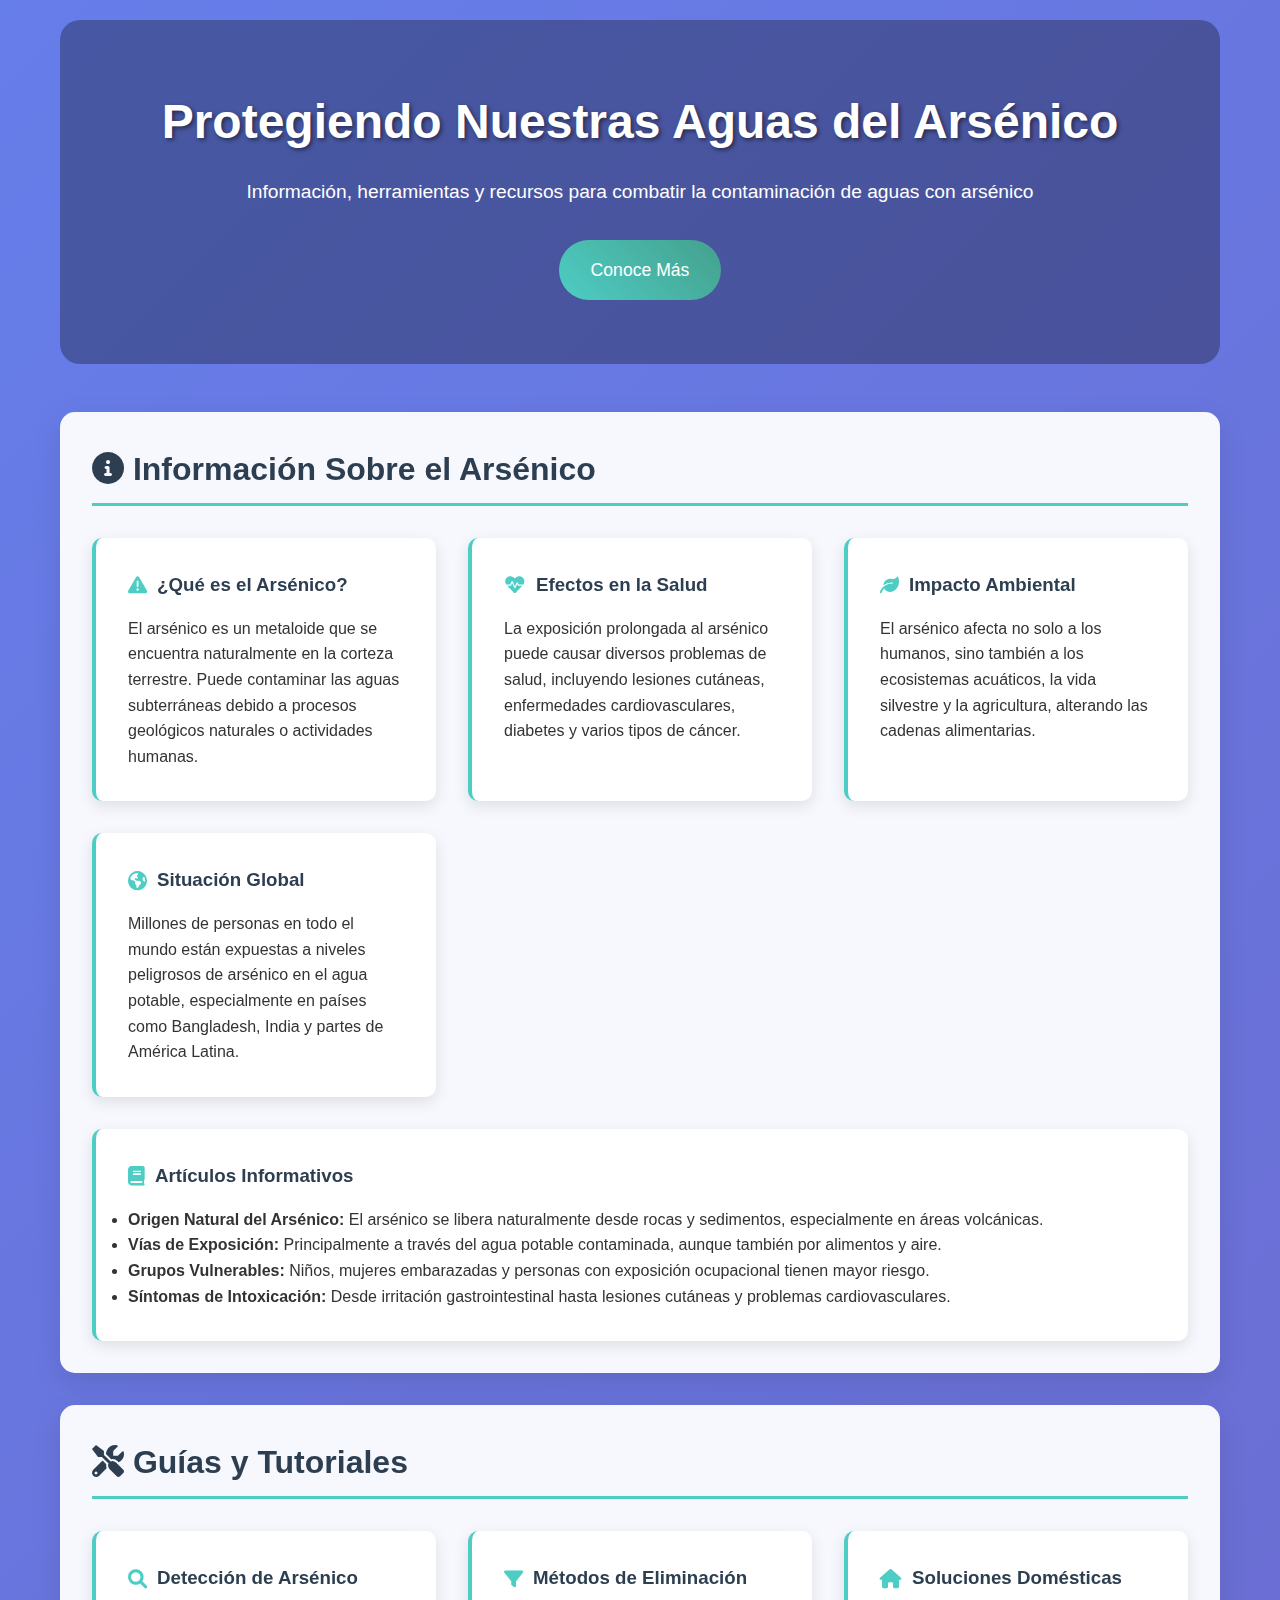
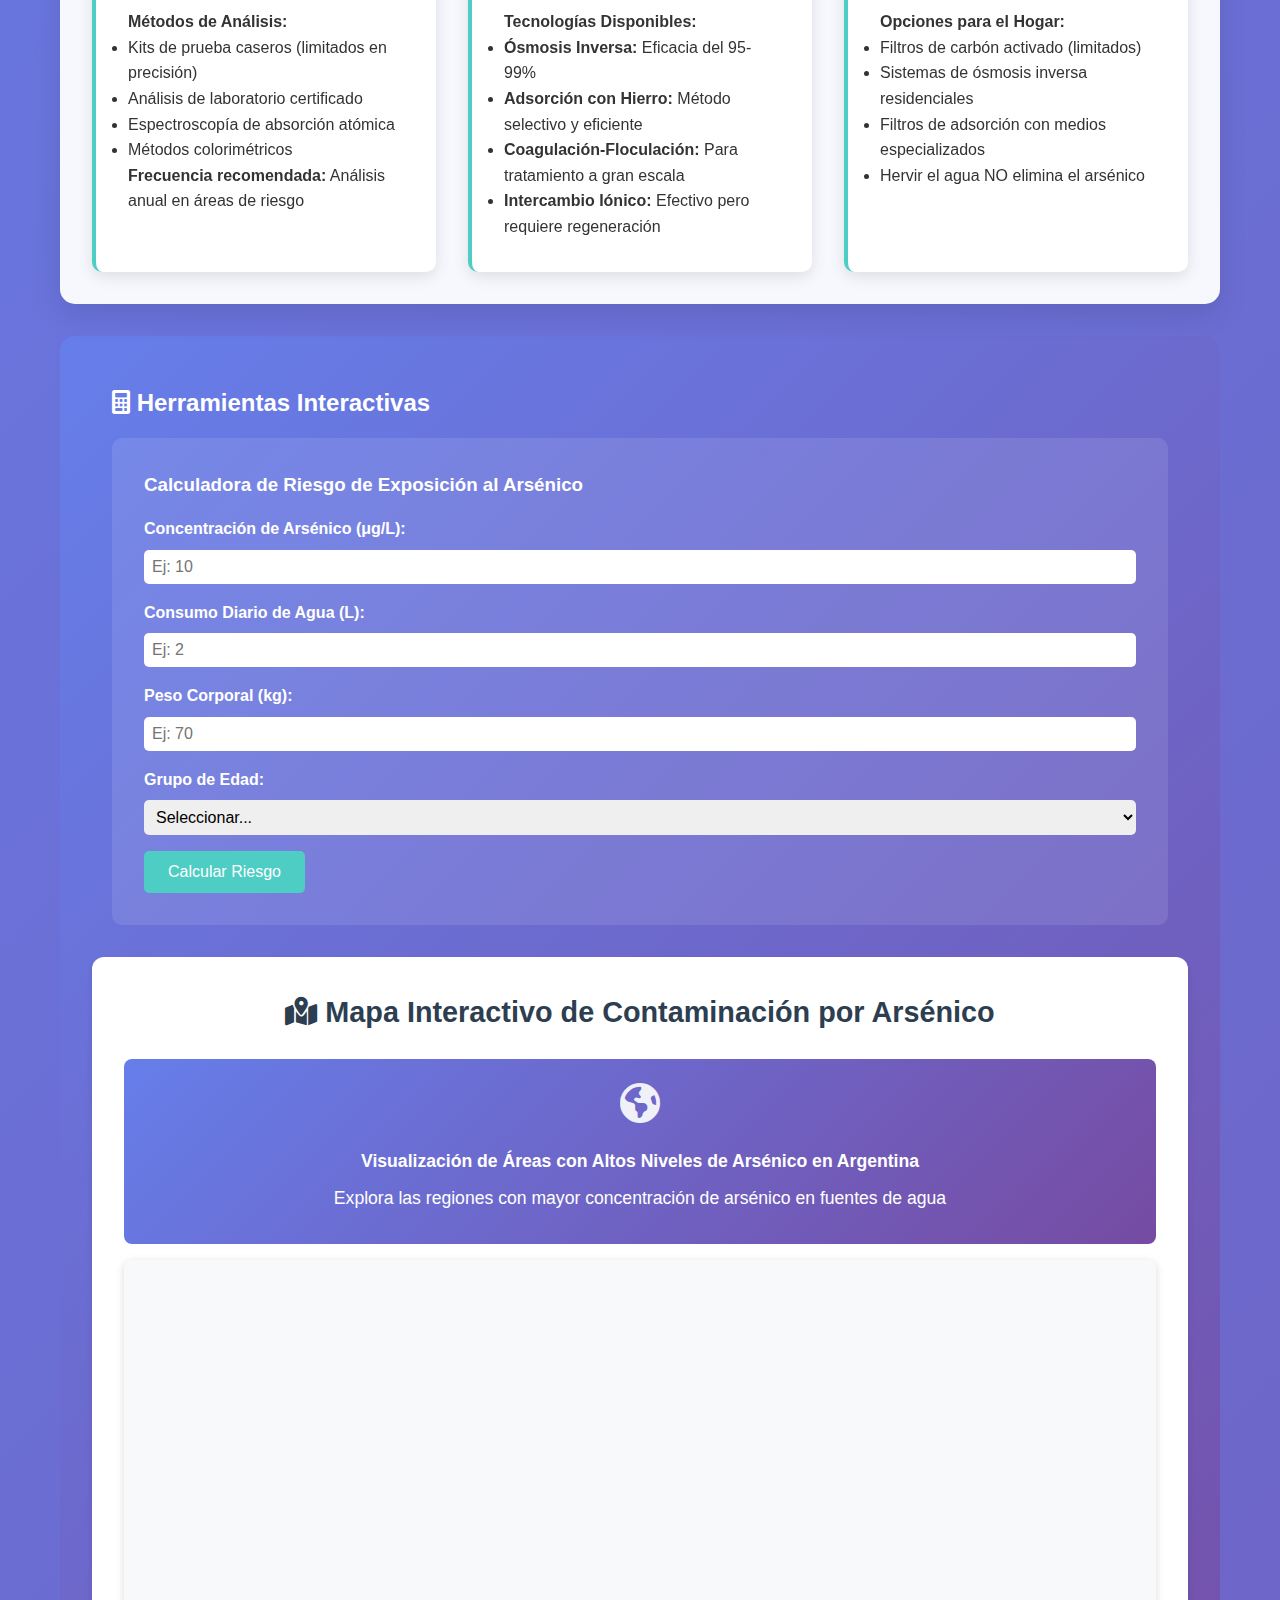
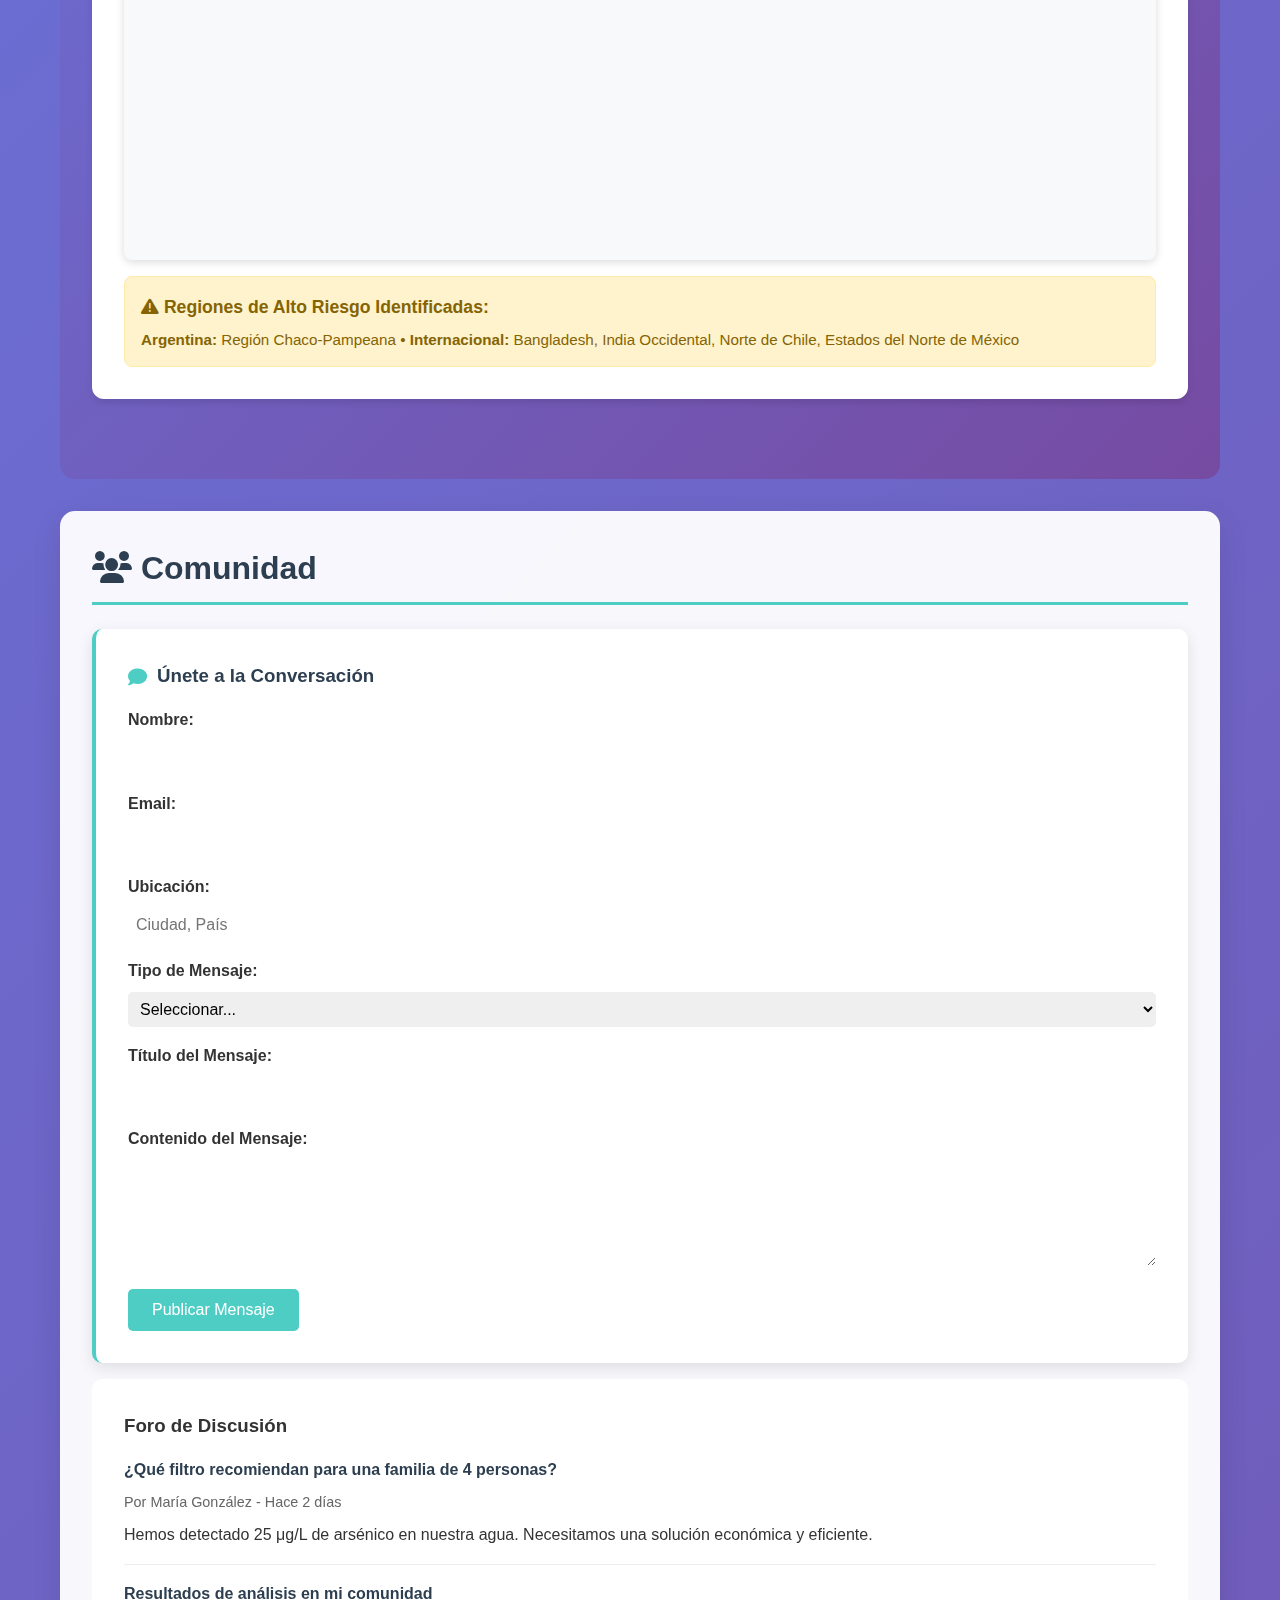
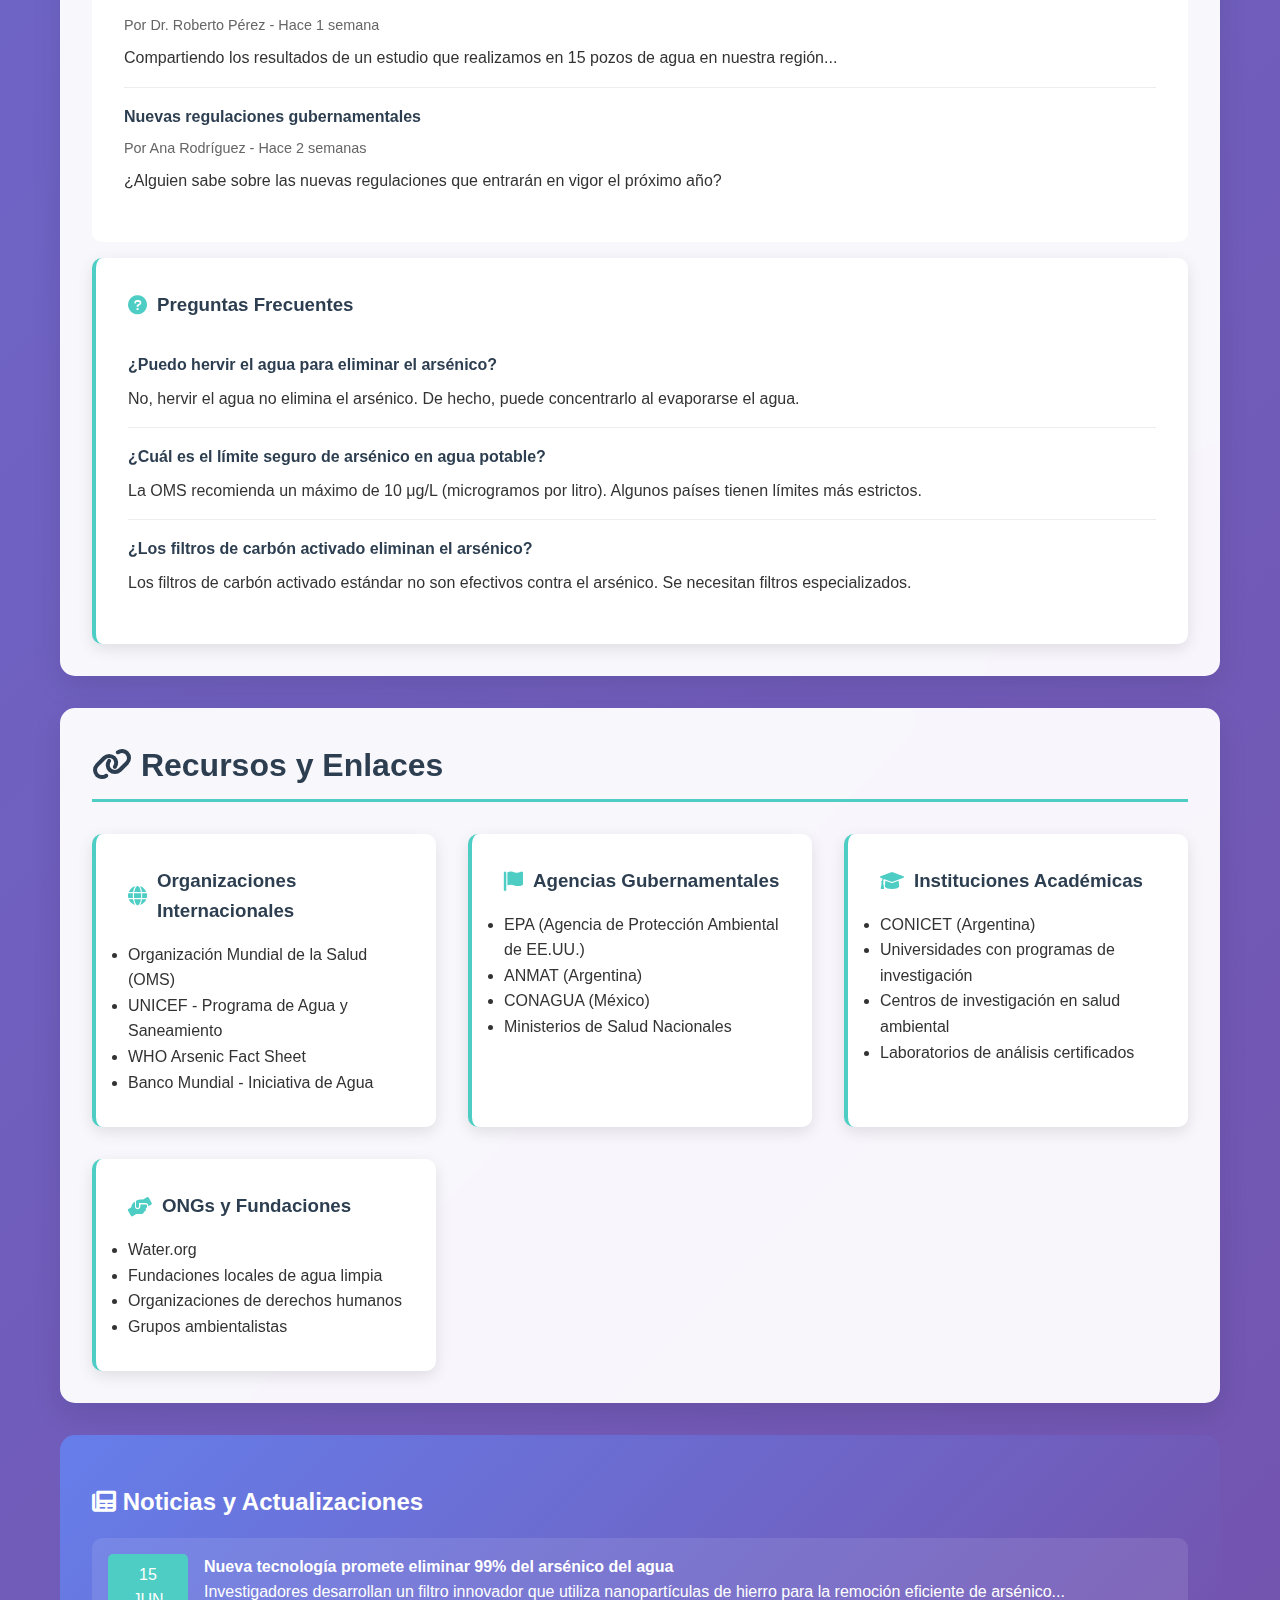
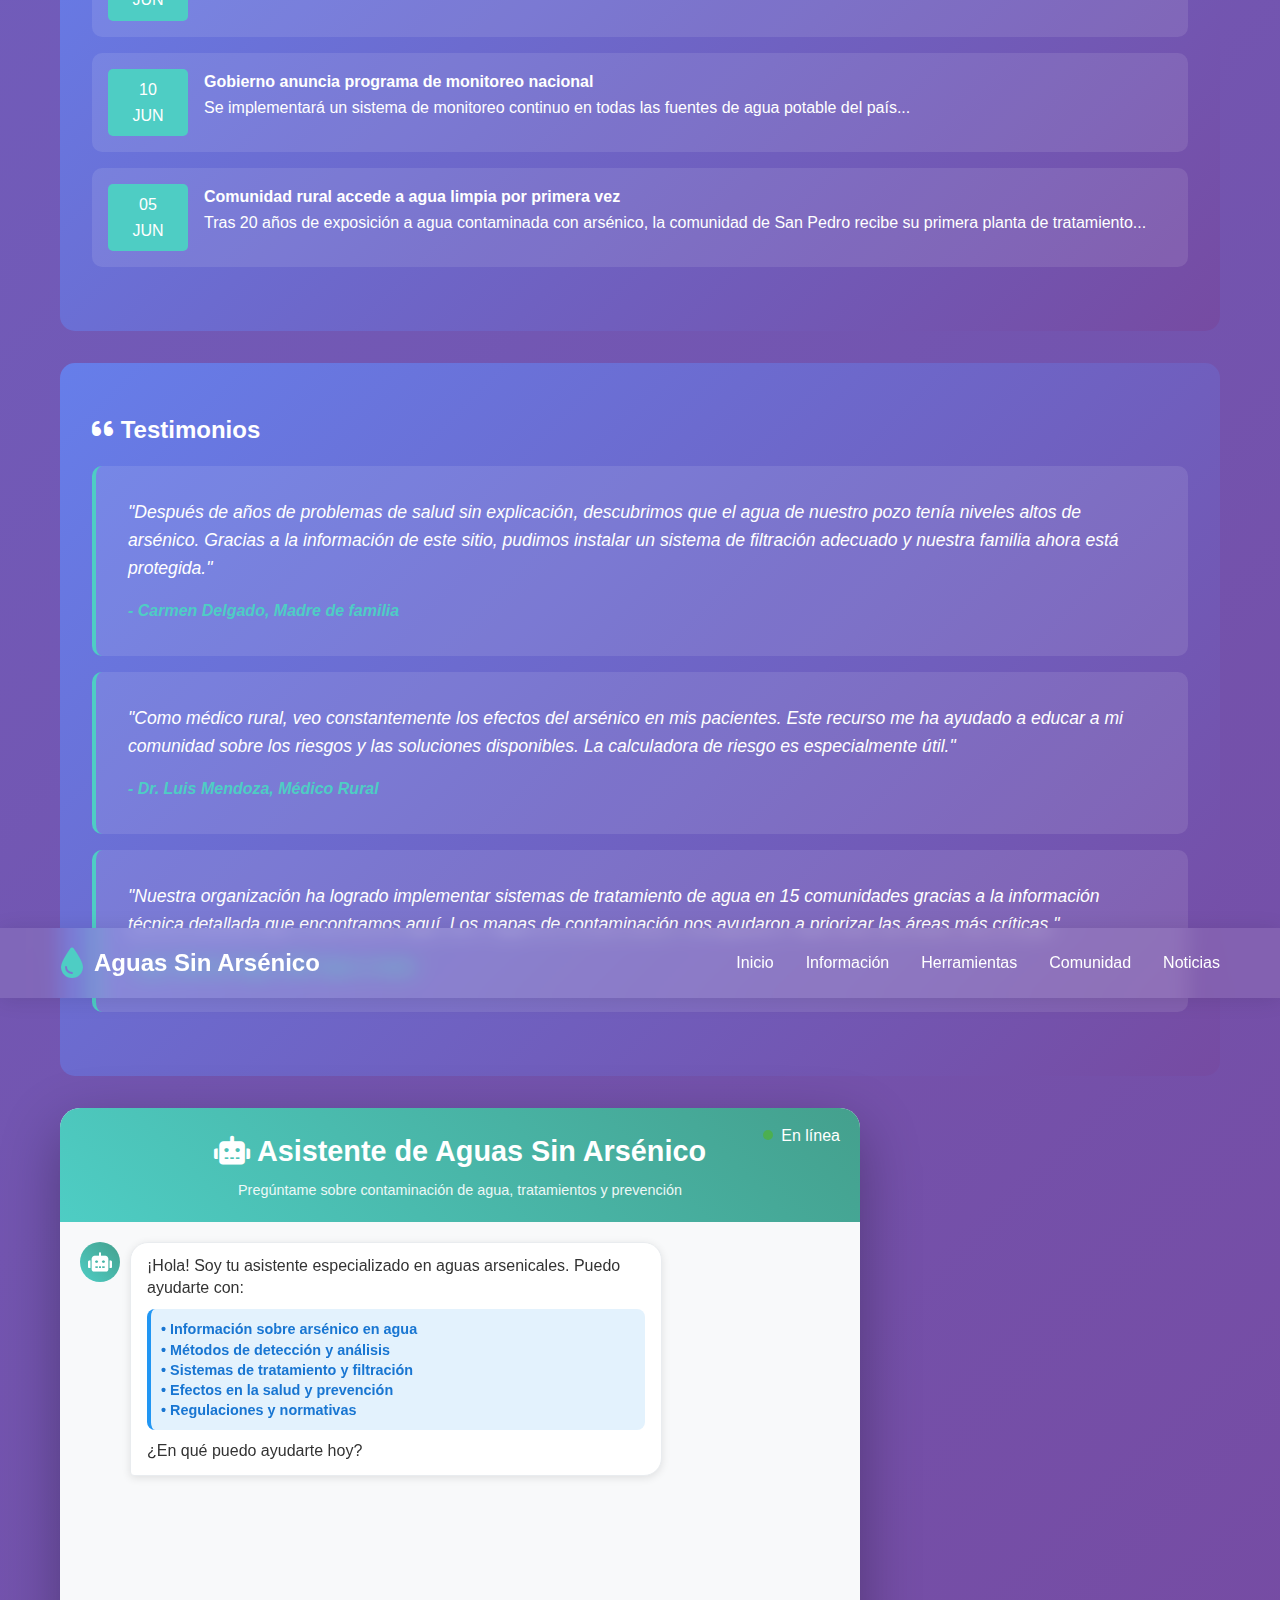
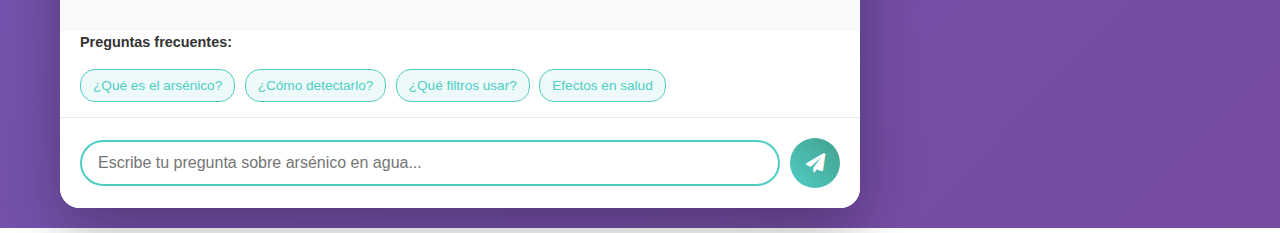
<file: index.html>
<!DOCTYPE html>
<html lang="es">

<head>
    <meta charset="UTF-8">
    <meta name="viewport" content="width=device-width, initial-scale=1.0">
    <title>Aguas Sin Arsénico - Protegiendo Nuestro Futuro</title>
    <link rel="stylesheet" href="https://cdnjs.cloudflare.com/ajax/libs/font-awesome/6.0.0/css/all.min.css">
    <style>
        * {
            margin: 0;
            padding: 0;
            box-sizing: border-box;
        }

        body {
            font-family: 'Segoe UI', Tahoma, Geneva, Verdana, sans-serif;
            line-height: 1.6;
            color: #333;
            background: linear-gradient(135deg, #667eea 0%, #764ba2 100%);
            min-height: 100vh;
        }

        .container {
            max-width: 1200px;
            margin: 0 auto;
            padding: 0 20px;
        }

        /* Header */
        header {
            background: rgba(255, 255, 255, 0.1);
            backdrop-filter: blur(10px);
            position: fixed;
            width: 100%;
            top: 0;
            z-index: 1000;
            padding: 1rem 0;
            box-shadow: 0 2px 20px rgba(0, 0, 0, 0.1);
        }

        nav {
            display: flex;
            justify-content: space-between;
            align-items: center;
        }

        .logo {
            font-size: 1.5rem;
            font-weight: bold;
            color: white;
            display: flex;
            align-items: center;
        }

        .logo i {
            color: #4ecdc4;
            margin-right: 10px;
            font-size: 2rem;
        }

        .nav-links {
            display: flex;
            list-style: none;
            gap: 2rem;
        }

        .nav-links a {
            color: white;
            text-decoration: none;
            transition: color 0.3s;
            font-weight: 500;
        }

        .nav-links a:hover {
            color: #4ecdc4;
        }

        /* Main Content */
        main {
            margin-top: 80px;
            padding: 2rem 0;
        }

        /* Hero Section */
        .hero {
            text-align: center;
            color: white;
            padding: 4rem 0;
            background: linear-gradient(rgba(0, 0, 0, 0.3), rgba(0, 0, 0, 0.3));
            border-radius: 20px;
            margin-bottom: 3rem;
        }

        .hero h1 {
            font-size: 3rem;
            margin-bottom: 1rem;
            text-shadow: 2px 2px 4px rgba(0, 0, 0, 0.5);
        }

        .hero p {
            font-size: 1.2rem;
            margin-bottom: 2rem;
        }

        .cta-button {
            background: linear-gradient(45deg, #4ecdc4, #44a08d);
            color: white;
            padding: 1rem 2rem;
            border: none;
            border-radius: 50px;
            font-size: 1.1rem;
            cursor: pointer;
            transition: transform 0.3s, box-shadow 0.3s;
            text-decoration: none;
            display: inline-block;
        }

        .cta-button:hover {
            transform: translateY(-3px);
            box-shadow: 0 10px 30px rgba(0, 0, 0, 0.2);
        }

        /* Content Sections */
        .content-section {
            background: rgba(255, 255, 255, 0.95);
            margin: 2rem 0;
            padding: 2rem;
            border-radius: 15px;
            box-shadow: 0 10px 30px rgba(0, 0, 0, 0.1);
            backdrop-filter: blur(10px);
        }

        .content-section h2 {
            color: #2c3e50;
            margin-bottom: 1.5rem;
            font-size: 2rem;
            border-bottom: 3px solid #4ecdc4;
            padding-bottom: 0.5rem;
        }

        /* Grid Layout */
        .grid {
            display: grid;
            grid-template-columns: repeat(auto-fit, minmax(300px, 1fr));
            gap: 2rem;
            margin-top: 2rem;
        }

        .card {
            background: white;
            padding: 2rem;
            border-radius: 10px;
            box-shadow: 0 5px 15px rgba(0, 0, 0, 0.1);
            transition: transform 0.3s, box-shadow 0.3s;
            border-left: 4px solid #4ecdc4;
        }

        .card:hover {
            transform: translateY(-5px);
            box-shadow: 0 10px 30px rgba(0, 0, 0, 0.15);
        }

        .card h3 {
            color: #2c3e50;
            margin-bottom: 1rem;
            display: flex;
            align-items: center;
        }

        .card h3 i {
            color: #4ecdc4;
            margin-right: 10px;
            font-size: 1.2rem;
        }

        /* Interactive Tools */
        .tool-section {
            background: linear-gradient(135deg, #667eea 0%, #764ba2 100%);
            color: white;
            padding: 3rem 2rem;
            border-radius: 15px;
            margin: 2rem 0;
        }

        .calculator,
        .map-container {
            background: rgba(255, 255, 255, 0.1);
            padding: 2rem;
            border-radius: 10px;
            margin: 1rem 0;
        }

        .form-group {
            margin: 1rem 0;
        }

        .form-group label {
            display: block;
            margin-bottom: 0.5rem;
            font-weight: bold;
        }

        .form-group input,
        .form-group select,
        .form-group textarea {
            width: 100%;
            padding: 0.5rem;
            border: none;
            border-radius: 5px;
            font-size: 1rem;
        }

        .btn {
            background: #4ecdc4;
            color: white;
            padding: 0.75rem 1.5rem;
            border: none;
            border-radius: 5px;
            cursor: pointer;
            font-size: 1rem;
            transition: background 0.3s;
        }

        .btn:hover {
            background: #45b7b8;
        }

        /* Alert Styles */
        .alert {
            padding: 1rem;
            border-radius: 5px;
            margin: 1rem 0;
            font-weight: bold;
        }

        .alert-danger {
            background: #f8d7da;
            color: #721c24;
            border: 1px solid #f5c6cb;
        }

        .alert-warning {
            background: #fff3cd;
            color: #856404;
            border: 1px solid #ffeaa7;
        }

        .alert-success {
            background: #d4edda;
            color: #155724;
            border: 1px solid #c3e6cb;
        }

        /* Forum Section */
        .forum {
            background: white;
            padding: 2rem;
            border-radius: 10px;
            margin: 1rem 0;
        }

        .forum-post {
            border-bottom: 1px solid #eee;
            padding: 1rem 0;
        }

        .forum-post:last-child {
            border-bottom: none;
        }

        .forum-post h4 {
            color: #2c3e50;
            margin-bottom: 0.5rem;
        }

        .forum-post .meta {
            color: #666;
            font-size: 0.9rem;
            margin-bottom: 0.5rem;
        }

        /* News Section */
        .news-item {
            display: flex;
            gap: 1rem;
            margin: 1rem 0;
            padding: 1rem;
            background: rgba(255, 255, 255, 0.1);
            border-radius: 10px;
        }

        .news-date {
            background: #4ecdc4;
            color: white;
            padding: 0.5rem;
            border-radius: 5px;
            text-align: center;
            min-width: 80px;
            height: fit-content;
        }

        /* Testimonials */
        .testimonial {
            background: rgba(255, 255, 255, 0.1);
            padding: 2rem;
            border-radius: 10px;
            margin: 1rem 0;
            border-left: 4px solid #4ecdc4;
        }

        .testimonial blockquote {
            font-style: italic;
            margin-bottom: 1rem;
            font-size: 1.1rem;
        }

        .testimonial cite {
            font-weight: bold;
            color: #4ecdc4;
        }

        /* Footer */
        footer {
            background: rgba(0, 0, 0, 0.8);
            color: white;
            text-align: center;
            padding: 2rem 0;
            margin-top: 3rem;
        }

        /* FAQ Styles */
        .faq-item {
            border-bottom: 1px solid #eee;
            padding: 1rem 0;
        }

        .faq-item:last-child {
            border-bottom: none;
        }

        .faq-item h4 {
            color: #2c3e50;
            margin-bottom: 0.5rem;
        }

        /* Responsive Design */
        @media (max-width: 768px) {
            .nav-links {
                display: none;
            }

            .hero h1 {
                font-size: 2rem;
            }

            .grid {
                grid-template-columns: 1fr;
            }
        }

        /* Animations */
        @keyframes fadeInUp {
            from {
                opacity: 0;
                transform: translateY(30px);
            }

            to {
                opacity: 1;
                transform: translateY(0);
            }
        }

        .fade-in {
            animation: fadeInUp 0.6s ease-out;
        }

        /* Map placeholder */
        .map-placeholder {
            height: 400px;
            background: linear-gradient(45deg, #667eea, #764ba2);
            border-radius: 10px;
            display: flex;
            align-items: center;
            justify-content: center;
            color: white;
            font-size: 1.2rem;
            text-align: center;
        }

        .map-container {
            background: #fff;
            border-radius: 12px;
            box-shadow: 0 4px 6px rgba(0, 0, 0, 0.1);
            padding: 2rem;
            margin: 2rem 0;
        }

        .map-container h3 {
            text-align: center;
            color: #2c3e50;
            margin-bottom: 1.5rem;
            font-size: 1.8rem;
        }

        .map-wrapper {
            position: relative;
            width: 100%;
            max-width: 1200px;
            margin: 0 auto;
            background: #f8f9fa;
            border-radius: 8px;
            overflow: hidden;
            box-shadow: 0 2px 8px rgba(0, 0, 0, 0.15);
        }

        .map-iframe {
            width: 100%;
            height: 600px;
            border: none;
            display: block;
        }

        .map-info {
            background: linear-gradient(135deg, #667eea 0%, #764ba2 100%);
            color: white;
            padding: 1.5rem;
            text-align: center;
            margin-bottom: 1rem;
            border-radius: 8px;
        }

        .map-info i {
            font-size: 2.5rem;
            margin-bottom: 1rem;
            opacity: 0.9;
        }

        .map-info p {
            margin: 0.5rem 0;
            font-size: 1.1rem;
        }

        .risk-regions {
            background: #fff3cd;
            border: 1px solid #ffeaa7;
            border-radius: 8px;
            padding: 1rem;
            margin-top: 1rem;
        }

        .risk-regions h4 {
            color: #856404;
            margin-bottom: 0.5rem;
            font-size: 1.1rem;
        }

        .risk-regions p {
            color: #856404;
            margin: 0;
            font-size: 0.95rem;
            line-height: 1.4;
        }

        /* Responsive design */
        @media (max-width: 768px) {
            .map-container {
                padding: 1rem;
                margin: 1rem 0;
            }

            .map-iframe {
                height: 400px;
            }

            .map-info {
                padding: 1rem;
            }

            .map-info i {
                font-size: 2rem;
            }
        }

        @media (max-width: 480px) {
            .map-iframe {
                height: 300px;
            }
        }
    </style>
</head>

<body>
    <header>
        <nav class="container">
            <div class="logo">
                <i class="fas fa-tint"></i>
                Aguas Sin Arsénico
            </div>
            <ul class="nav-links">
                <li><a href="#inicio">Inicio</a></li>
                <li><a href="#informacion">Información</a></li>
                <li><a href="#herramientas">Herramientas</a></li>
                <li><a href="#comunidad">Comunidad</a></li>
                <li><a href="#noticias">Noticias</a></li>
            </ul>
        </nav>
    </header>

    <main class="container">
        <!-- Hero Section -->
        <section id="inicio" class="hero fade-in">
            <h1>Protegiendo Nuestras Aguas del Arsénico</h1>
            <p>Información, herramientas y recursos para combatir la contaminación de aguas con arsénico</p>
            <a href="#informacion" class="cta-button">Conoce Más</a>
        </section>

        <!-- Information Section -->
        <section id="informacion" class="content-section fade-in">
            <h2><i class="fas fa-info-circle"></i> Información Sobre el Arsénico</h2>

            <div class="grid">
                <div class="card">
                    <h3><i class="fas fa-exclamation-triangle"></i> ¿Qué es el Arsénico?</h3>
                    <p>El arsénico es un metaloide que se encuentra naturalmente en la corteza terrestre. Puede
                        contaminar las aguas subterráneas debido a procesos geológicos naturales o actividades humanas.
                    </p>
                </div>

                <div class="card">
                    <h3><i class="fas fa-heartbeat"></i> Efectos en la Salud</h3>
                    <p>La exposición prolongada al arsénico puede causar diversos problemas de salud, incluyendo
                        lesiones cutáneas, enfermedades cardiovasculares, diabetes y varios tipos de cáncer.</p>
                </div>

                <div class="card">
                    <h3><i class="fas fa-leaf"></i> Impacto Ambiental</h3>
                    <p>El arsénico afecta no solo a los humanos, sino también a los ecosistemas acuáticos, la vida
                        silvestre y la agricultura, alterando las cadenas alimentarias.</p>
                </div>

                <div class="card">
                    <h3><i class="fas fa-globe-americas"></i> Situación Global</h3>
                    <p>Millones de personas en todo el mundo están expuestas a niveles peligrosos de arsénico en el agua
                        potable, especialmente en países como Bangladesh, India y partes de América Latina.</p>
                </div>
            </div>

            <div class="card" style="margin-top: 2rem;">
                <h3><i class="fas fa-book"></i> Artículos Informativos</h3>
                <ul>
                    <li><strong>Origen Natural del Arsénico:</strong> El arsénico se libera naturalmente desde rocas y
                        sedimentos, especialmente en áreas volcánicas.</li>
                    <li><strong>Vías de Exposición:</strong> Principalmente a través del agua potable contaminada,
                        aunque también por alimentos y aire.</li>
                    <li><strong>Grupos Vulnerables:</strong> Niños, mujeres embarazadas y personas con exposición
                        ocupacional tienen mayor riesgo.</li>
                    <li><strong>Síntomas de Intoxicación:</strong> Desde irritación gastrointestinal hasta lesiones
                        cutáneas y problemas cardiovasculares.</li>
                </ul>
            </div>
        </section>

        <!-- Guides Section -->
        <section class="content-section fade-in">
            <h2><i class="fas fa-tools"></i> Guías y Tutoriales</h2>

            <div class="grid">
                <div class="card">
                    <h3><i class="fas fa-search"></i> Detección de Arsénico</h3>
                    <p><strong>Métodos de Análisis:</strong></p>
                    <ul>
                        <li>Kits de prueba caseros (limitados en precisión)</li>
                        <li>Análisis de laboratorio certificado</li>
                        <li>Espectroscopía de absorción atómica</li>
                        <li>Métodos colorimétricos</li>
                    </ul>
                    <p><strong>Frecuencia recomendada:</strong> Análisis anual en áreas de riesgo</p>
                </div>

                <div class="card">
                    <h3><i class="fas fa-filter"></i> Métodos de Eliminación</h3>
                    <p><strong>Tecnologías Disponibles:</strong></p>
                    <ul>
                        <li><strong>Ósmosis Inversa:</strong> Eficacia del 95-99%</li>
                        <li><strong>Adsorción con Hierro:</strong> Método selectivo y eficiente</li>
                        <li><strong>Coagulación-Floculación:</strong> Para tratamiento a gran escala</li>
                        <li><strong>Intercambio Iónico:</strong> Efectivo pero requiere regeneración</li>
                    </ul>
                </div>

                <div class="card">
                    <h3><i class="fas fa-home"></i> Soluciones Domésticas</h3>
                    <p><strong>Opciones para el Hogar:</strong></p>
                    <ul>
                        <li>Filtros de carbón activado (limitados)</li>
                        <li>Sistemas de ósmosis inversa residenciales</li>
                        <li>Filtros de adsorción con medios especializados</li>
                        <li>Hervir el agua NO elimina el arsénico</li>
                    </ul>
                </div>
            </div>
        </section>

        <!-- Tools Section --><section id="herramientas" class="tool-section">
        <div class="container">
            <h2><i class="fas fa-calculator"></i> Herramientas Interactivas</h2>
            <div class="calculator">
                <h3>Calculadora de Riesgo de Exposición al Arsénico</h3>
                <form id="riskCalculator">
                    <div class="form-group">
                        <label for="concentration">Concentración de Arsénico (μg/L):</label>
                        <input type="number" id="concentration" min="0" max="1000" step="0.1" placeholder="Ej: 10" required>
                    </div>
                    <div class="form-group">
                        <label for="consumption">Consumo Diario de Agua (L):</label>
                        <input type="number" id="consumption" min="0" max="10" step="0.1" placeholder="Ej: 2" required>
                    </div>
                    <div class="form-group">
                        <label for="weight">Peso Corporal (kg):</label>
                        <input type="number" id="weight" min="1" max="200" step="0.1" placeholder="Ej: 70" required>
                    </div>
                    <div class="form-group">
                        <label for="age">Grupo de Edad:</label>
                        <select id="age" required>
                            <option value="">Seleccionar...</option>
                            <option value="child">Niño (0-12 años)</option>
                            <option value="teen">Adolescente (13-17 años)</option>
                            <option value="adult">Adulto (18-64 años)</option>
                            <option value="elderly">Adulto Mayor (65+ años)</option>
                        </select>
                    </div>
                    <button type="button" class="btn" onclick="calcularRiesgo()">Calcular Riesgo</button>
                </form>
                <div id="riskResult"></div>
            </div>
        </div>
                <div class="map-container">
                    <h3><i class="fas fa-map-marked-alt"></i> Mapa Interactivo de Contaminación por Arsénico</h3>

                    <div class="map-info">
                        <i class="fas fa-globe-americas"></i>
                        <p><strong>Visualización de Áreas con Altos Niveles de Arsénico en Argentina</strong></p>
                        <p>Explora las regiones con mayor concentración de arsénico en fuentes de agua</p>
                    </div>

                    <div class="map-wrapper">
                        <iframe class="map-iframe" src="https://mapa-de-arsenico.web.app/"
                            title="Mapa de Arsénico en Argentina" loading="lazy">
                        </iframe>
                    </div>

                    <div class="risk-regions">
                        <h4><i class="fas fa-exclamation-triangle"></i> Regiones de Alto Riesgo Identificadas:</h4>
                        <p>
                            <strong>Argentina:</strong> Región Chaco-Pampeana •
                            <strong>Internacional:</strong> Bangladesh, India Occidental, Norte de Chile, Estados del
                            Norte de México
                        </p>
                    </div>
                </div>
            </div>
        </section>

        <!-- Community Section -->
        <section id="comunidad" class="content-section fade-in">
            <h2><i class="fas fa-users"></i> Comunidad</h2>

            <!-- Community Form -->
            <div class="card">
                <h3><i class="fas fa-comment"></i> Únete a la Conversación</h3>
                <form id="communityForm">
                    <div class="form-group">
                        <label for="userName">Nombre:</label>
                        <input type="text" id="userName" required>
                    </div>
                    <div class="form-group">
                        <label for="userEmail">Email:</label>
                        <input type="email" id="userEmail" required>
                    </div>
                    <div class="form-group">
                        <label for="userLocation">Ubicación:</label>
                        <input type="text" id="userLocation" placeholder="Ciudad, País">
                    </div>
                    <div class="form-group">
                        <label for="postType">Tipo de Mensaje:</label>
                        <select id="postType" required>
                            <option value="">Seleccionar...</option>
                            <option value="question">Pregunta</option>
                            <option value="experience">Compartir Experiencia</option>
                            <option value="resource">Compartir Recurso</option>
                            <option value="discussion">Discusión General</option>
                        </select>
                    </div>
                    <div class="form-group">
                        <label for="postTitle">Título del Mensaje:</label>
                        <input type="text" id="postTitle" required>
                    </div>
                    <div class="form-group">
                        <label for="postContent">Contenido del Mensaje:</label>
                        <textarea id="postContent" rows="5" required></textarea>
                    </div>
                    <button type="submit" class="btn">Publicar Mensaje</button>
                </form>
            </div>

            <div class="forum">
                <h3>Foro de Discusión</h3>
                <div class="forum-post">
                    <h4>¿Qué filtro recomiendan para una familia de 4 personas?</h4>
                    <div class="meta">Por María González - Hace 2 días</div>
                    <p>Hemos detectado 25 μg/L de arsénico en nuestra agua. Necesitamos una solución económica y
                        eficiente.</p>
                </div>
                <div class="forum-post">
                    <h4>Resultados de análisis en mi comunidad</h4>
                    <div class="meta">Por Dr. Roberto Pérez - Hace 1 semana</div>
                    <p>Compartiendo los resultados de un estudio que realizamos en 15 pozos de agua en nuestra región...
                    </p>
                </div>
                <div class="forum-post">
                    <h4>Nuevas regulaciones gubernamentales</h4>
                    <div class="meta">Por Ana Rodríguez - Hace 2 semanas</div>
                    <p>¿Alguien sabe sobre las nuevas regulaciones que entrarán en vigor el próximo año?</p>
                </div>
            </div>

            <div class="card">
                <h3><i class="fas fa-question-circle"></i> Preguntas Frecuentes</h3>
                <div class="faq-item">
                    <h4>¿Puedo hervir el agua para eliminar el arsénico?</h4>
                    <p>No, hervir el agua no elimina el arsénico. De hecho, puede concentrarlo al evaporarse el agua.
                    </p>
                </div>
                <div class="faq-item">
                    <h4>¿Cuál es el límite seguro de arsénico en agua potable?</h4>
                    <p>La OMS recomienda un máximo de 10 μg/L (microgramos por litro). Algunos países tienen límites más
                        estrictos.</p>
                </div>
                <div class="faq-item">
                    <h4>¿Los filtros de carbón activado eliminan el arsénico?</h4>
                    <p>Los filtros de carbón activado estándar no son efectivos contra el arsénico. Se necesitan filtros
                        especializados.</p>
                </div>
            </div>
        </section>

        <!-- Resources Section -->
        <section class="content-section fade-in">
            <h2><i class="fas fa-link"></i> Recursos y Enlaces</h2>

            <div class="grid">
                <div class="card">
                    <h3><i class="fas fa-globe"></i> Organizaciones Internacionales</h3>
                    <ul>
                        <li>Organización Mundial de la Salud (OMS)</li>
                        <li>UNICEF - Programa de Agua y Saneamiento</li>
                        <li>WHO Arsenic Fact Sheet</li>
                        <li>Banco Mundial - Iniciativa de Agua</li>
                    </ul>
                </div>

                <div class="card">
                    <h3><i class="fas fa-flag"></i> Agencias Gubernamentales</h3>
                    <ul>
                        <li>EPA (Agencia de Protección Ambiental de EE.UU.)</li>
                        <li>ANMAT (Argentina)</li>
                        <li>CONAGUA (México)</li>
                        <li>Ministerios de Salud Nacionales</li>
                    </ul>
                </div>

                <div class="card">
                    <h3><i class="fas fa-graduation-cap"></i> Instituciones Académicas</h3>
                    <ul>
                        <li>CONICET (Argentina)</li>
                        <li>Universidades con programas de investigación</li>
                        <li>Centros de investigación en salud ambiental</li>
                        <li>Laboratorios de análisis certificados</li>
                    </ul>
                </div>

                <div class="card">
                    <h3><i class="fas fa-hands-helping"></i> ONGs y Fundaciones</h3>
                    <ul>
                        <li>Water.org</li>
                        <li>Fundaciones locales de agua limpia</li>
                        <li>Organizaciones de derechos humanos</li>
                        <li>Grupos ambientalistas</li>
                    </ul>
                </div>
            </div>
        </section>

        <!-- News Section -->
        <section id="noticias" class="tool-section fade-in">
            <h2><i class="fas fa-newspaper"></i> Noticias y Actualizaciones</h2>

            <div class="news-item">
                <div class="news-date">
                    <div>15</div>
                    <div>JUN</div>
                </div>
                <div>
                    <h4>Nueva tecnología promete eliminar 99% del arsénico del agua</h4>
                    <p>Investigadores desarrollan un filtro innovador que utiliza nanopartículas de hierro para la
                        remoción eficiente de arsénico...</p>
                </div>
            </div>

            <div class="news-item">
                <div class="news-date">
                    <div>10</div>
                    <div>JUN</div>
                </div>
                <div>
                    <h4>Gobierno anuncia programa de monitoreo nacional</h4>
                    <p>Se implementará un sistema de monitoreo continuo en todas las fuentes de agua potable del país...
                    </p>
                </div>
            </div>

            <div class="news-item">
                <div class="news-date">
                    <div>05</div>
                    <div>JUN</div>
                </div>
                <div>
                    <h4>Comunidad rural accede a agua limpia por primera vez</h4>
                    <p>Tras 20 años de exposición a agua contaminada con arsénico, la comunidad de San Pedro recibe su
                        primera planta de tratamiento...</p>
                </div>
            </div>
        </section>
        
        <!-- Testimonials Section -->
        <section class="tool-section fade-in">
            <h2><i class="fas fa-quote-left"></i> Testimonios</h2>

            <div class="testimonial">
                <blockquote>
                    "Después de años de problemas de salud sin explicación, descubrimos que el agua de nuestro pozo
                    tenía niveles altos de arsénico. Gracias a la información de este sitio, pudimos instalar un sistema
                    de filtración adecuado y nuestra familia ahora está protegida."
                </blockquote>
                <cite>- Carmen Delgado, Madre de familia</cite>
            </div>

            <div class="testimonial">
                <blockquote>
                    "Como médico rural, veo constantemente los efectos del arsénico en mis pacientes. Este recurso me ha
                    ayudado a educar a mi comunidad sobre los riesgos y las soluciones disponibles. La calculadora de
                    riesgo es especialmente útil."
                </blockquote>
                <cite>- Dr. Luis Mendoza, Médico Rural</cite>
            </div>

            <div class="testimonial">
                <blockquote>
                    "Nuestra organización ha logrado implementar sistemas de tratamiento de agua en 15 comunidades
                    gracias a la información técnica detallada que encontramos aquí. Los mapas de contaminación nos
                    ayudaron a priorizar las áreas más críticas."
                </blockquote>
                <cite>- Ing. Patricia Vega, ONG Agua Limpia</cite>
            </div>
        </section>
        <!DOCTYPE html>
<html lang="es">
<head>
    <meta charset="UTF-8">
    <meta name="viewport" content="width=device-width, initial-scale=1.0">
    <title>Chatbot - Aguas Sin Arsénico</title>
    <link rel="stylesheet" href="https://cdnjs.cloudflare.com/ajax/libs/font-awesome/6.0.0/css/all.min.css">
    <style>
        * {
            margin: 0;
            padding: 0;
            box-sizing: border-box;
        }

        body {
            font-family: 'Segoe UI', Tahoma, Geneva, Verdana, sans-serif;
            background: linear-gradient(135deg, #667eea 0%, #764ba2 100%);
            min-height: 100vh;
            display: flex;
            justify-content: center;
            align-items: center;
            padding: 20px;
        }

        .chatbot-container {
            background: rgba(255, 255, 255, 0.95);
            border-radius: 20px;
            box-shadow: 0 20px 60px rgba(0, 0, 0, 0.3);
            backdrop-filter: blur(10px);
            width: 100%;
            max-width: 800px;
            height: 700px;
            display: flex;
            flex-direction: column;
            overflow: hidden;
        }

        .chatbot-header {
            background: linear-gradient(45deg, #4ecdc4, #44a08d);
            color: white;
            padding: 20px;
            text-align: center;
            position: relative;
        }

        .chatbot-header h1 {
            font-size: 1.8rem;
            margin-bottom: 5px;
        }

        .chatbot-header p {
            font-size: 0.9rem;
            opacity: 0.9;
        }

        .status-indicator {
            position: absolute;
            top: 15px;
            right: 20px;
            display: flex;
            align-items: center;
            gap: 8px;
        }

        .status-dot {
            width: 10px;
            height: 10px;
            border-radius: 50%;
            background: #4CAF50;
            animation: pulse 2s infinite;
        }

        @keyframes pulse {
            0%, 100% { opacity: 1; }
            50% { opacity: 0.5; }
        }

        .chat-messages {
            flex: 1;
            padding: 20px;
            overflow-y: auto;
            background: #f8f9fa;
            max-height: 500px;
        }

        .message {
            margin-bottom: 15px;
            display: flex;
            align-items: flex-start;
            gap: 10px;
            animation: slideIn 0.3s ease-out;
        }

        @keyframes slideIn {
            from {
                opacity: 0;
                transform: translateY(20px);
            }
            to {
                opacity: 1;
                transform: translateY(0);
            }
        }

        .message.user {
            flex-direction: row-reverse;
        }

        .message-avatar {
            width: 40px;
            height: 40px;
            border-radius: 50%;
            display: flex;
            align-items: center;
            justify-content: center;
            color: white;
            font-size: 1.2rem;
            flex-shrink: 0;
        }

        .message.user .message-avatar {
            background: linear-gradient(45deg, #667eea, #764ba2);
        }

        .message.bot .message-avatar {
            background: linear-gradient(45deg, #4ecdc4, #44a08d);
        }

        .message-content {
            max-width: 70%;
            padding: 12px 16px;
            border-radius: 18px;
            word-wrap: break-word;
            line-height: 1.4;
        }

        .message.user .message-content {
            background: linear-gradient(45deg, #667eea, #764ba2);
            color: white;
            border-bottom-right-radius: 4px;
        }

        .message.bot .message-content {
            background: white;
            color: #333;
            border: 1px solid #e9ecef;
            border-bottom-left-radius: 4px;
            box-shadow: 0 2px 8px rgba(0, 0, 0, 0.1);
        }

        .message-time {
            font-size: 0.75rem;
            color: #666;
            margin-top: 5px;
        }

        .input-container {
            padding: 20px;
            background: white;
            border-top: 1px solid #e9ecef;
        }

        .input-wrapper {
            display: flex;
            gap: 10px;
            align-items: center;
        }

        .input-wrapper input {
            flex: 1;
            padding: 12px 16px;
            border: 2px solid #e9ecef;
            border-radius: 25px;
            font-size: 1rem;
            outline: none;
            transition: border-color 0.3s;
        }

        .input-wrapper input:focus {
            border-color: #4ecdc4;
        }

        .send-btn {
            background: linear-gradient(45deg, #4ecdc4, #44a08d);
            color: white;
            border: none;
            width: 50px;
            height: 50px;
            border-radius: 50%;
            cursor: pointer;
            font-size: 1.2rem;
            transition: transform 0.2s, box-shadow 0.2s;
            display: flex;
            align-items: center;
            justify-content: center;
        }

        .send-btn:hover {
            transform: scale(1.05);
            box-shadow: 0 5px 15px rgba(78, 205, 196, 0.4);
        }

        .send-btn:disabled {
            opacity: 0.5;
            cursor: not-allowed;
            transform: none;
        }

        .typing-indicator {
            display: none;
            align-items: center;
            gap: 10px;
            padding: 10px;
            color: #666;
            font-style: italic;
        }

        .typing-dots {
            display: flex;
            gap: 4px;
        }

        .typing-dot {
            width: 8px;
            height: 8px;
            border-radius: 50%;
            background: #4ecdc4;
            animation: typing 1.4s infinite;
        }

        .typing-dot:nth-child(2) { animation-delay: 0.2s; }
        .typing-dot:nth-child(3) { animation-delay: 0.4s; }

        @keyframes typing {
            0%, 60%, 100% { transform: translateY(0); }
            30% { transform: translateY(-10px); }
        }

        .quick-questions {
            padding: 0 20px 10px;
            background: white;
        }

        .quick-questions h3 {
            color: #333;
            margin-bottom: 10px;
            font-size: 0.9rem;
        }

        .quick-question-btn {
            background: rgba(78, 205, 196, 0.1);
            color: #4ecdc4;
            border: 1px solid #4ecdc4;
            padding: 8px 12px;
            border-radius: 15px;
            font-size: 0.85rem;
            cursor: pointer;
            margin: 5px 5px 5px 0;
            transition: all 0.3s;
            display: inline-block;
        }

        .quick-question-btn:hover {
            background: #4ecdc4;
            color: white;
        }

        .alert {
            padding: 10px;
            border-radius: 8px;
            margin: 10px 0;
            font-size: 0.9rem;
        }

        .alert-info {
            background: #e3f2fd;
            color: #1976d2;
            border-left: 4px solid #2196f3;
        }

        .alert-warning {
            background: #fff3e0;
            color: #f57c00;
            border-left: 4px solid #ff9800;
        }

        .alert-danger {
            background: #ffebee;
            color: #d32f2f;
            border-left: 4px solid #f44336;
        }

        .scrollbar-custom {
            scrollbar-width: thin;
            scrollbar-color: #4ecdc4 #f1f1f1;
        }

        .scrollbar-custom::-webkit-scrollbar {
            width: 8px;
        }

        .scrollbar-custom::-webkit-scrollbar-track {
            background: #f1f1f1;
            border-radius: 10px;
        }

        .scrollbar-custom::-webkit-scrollbar-thumb {
            background: #4ecdc4;
            border-radius: 10px;
        }

        .scrollbar-custom::-webkit-scrollbar-thumb:hover {
            background: #44a08d;
        }

        @media (max-width: 768px) {
            .chatbot-container {
                height: 90vh;
                margin: 10px;
                border-radius: 15px;
            }
            
            .message-content {
                max-width: 85%;
            }
        }
    </style>
</head>
<body>
    <div class="chatbot-container">
        <div class="chatbot-header">
            <h1><i class="fas fa-robot"></i> Asistente de Aguas Sin Arsénico</h1>
            <p>Pregúntame sobre contaminación de agua, tratamientos y prevención</p>
            <div class="status-indicator">
                <div class="status-dot"></div>
                <span>En línea</span>
            </div>
        </div>

        <div class="chat-messages scrollbar-custom" id="chatMessages">
            <div class="message bot">
                <div class="message-avatar">
                    <i class="fas fa-robot"></i>
                </div>
                <div class="message-content">
                    ¡Hola! Soy tu asistente especializado en aguas arsenicales. Puedo ayudarte con:
                    <div class="alert alert-info">
                        • Información sobre arsénico en agua<br>
                        • Métodos de detección y análisis<br>
                        • Sistemas de tratamiento y filtración<br>
                        • Efectos en la salud y prevención<br>
                        • Regulaciones y normativas
                    </div>
                    ¿En qué puedo ayudarte hoy?
                </div>
            </div>
        </div>

        <div class="typing-indicator" id="typingIndicator">
            <div class="message-avatar">
                <i class="fas fa-robot"></i>
            </div>
            <div>
                Escribiendo
                <div class="typing-dots">
                    <div class="typing-dot"></div>
                    <div class="typing-dot"></div>
                    <div class="typing-dot"></div>
                </div>
            </div>
        </div>

        <div class="quick-questions">
            <h3>Preguntas frecuentes:</h3>
            <button class="quick-question-btn" onclick="askQuestion('¿Qué es el arsénico en el agua?')">¿Qué es el arsénico?</button>
            <button class="quick-question-btn" onclick="askQuestion('¿Cómo detectar arsénico en agua?')">¿Cómo detectarlo?</button>
            <button class="quick-question-btn" onclick="askQuestion('¿Qué filtros eliminan arsénico?')">¿Qué filtros usar?</button>
            <button class="quick-question-btn" onclick="askQuestion('¿Cuáles son los efectos del arsénico?')">Efectos en salud</button>
        </div>

        <div class="input-container">
            <div class="input-wrapper">
                <input type="text" id="userInput" placeholder="Escribe tu pregunta sobre arsénico en agua..." maxlength="500">
                <button class="send-btn" id="sendBtn" onclick="sendMessage()">
                    <i class="fas fa-paper-plane"></i>
                </button>
            </div>
        </div>
    </div>

    <script>
        // Base de conocimientos sobre arsénico
        const knowledgeBase = {
            'arsénico': {
                keywords: ['arsénico', 'arsenico', 'qué es', 'definición'],
                response: `El arsénico es un metaloide que se encuentra naturalmente en la corteza terrestre. En el agua puede presentarse como:
                
                <div class="alert alert-info">
                <strong>Arsénico Inorgánico:</strong> Más tóxico, común en aguas subterráneas<br>
                <strong>Arsénico Orgánico:</strong> Menos tóxico, presente en algunos alimentos marinos
                </div>
                
                Su presencia en el agua se debe principalmente a:
                • Erosión natural de rocas y minerales
                • Actividades mineras y metalúrgicas
                • Uso de pesticidas arsenicales (histórico)
                • Procesos geotérmicos y volcánicos`
            },
            'detección': {
                keywords: ['detectar', 'análisis', 'prueba', 'test', 'medir', 'cómo saber'],
                response: `Para detectar arsénico en agua existen varios métodos:
                
                <div class="alert alert-warning">
                <strong>Métodos Caseros:</strong><br>
                • Kits de prueba rápida (precisión limitada)<br>
                • Tiras reactivas (solo indicativo)<br>
                • Costo: $10-50 USD
                </div>
                
                <div class="alert alert-info">
                <strong>Análisis Profesional:</strong><br>
                • Espectroscopía de absorción atómica<br>
                • Espectrometría de masas (ICP-MS)<br>
                • Laboratorios certificados<br>
                • Costo: $50-150 USD
                </div>
                
                <strong>Recomendación:</strong> Realizar análisis anual en áreas de riesgo conocido.`
            },
            'filtros': {
                keywords: ['filtro', 'filtración', 'eliminar', 'quitar', 'tratamiento', 'purificar'],
                response: `Los sistemas más efectivos para eliminar arsénico son:
                
                <div class="alert alert-info">
                <strong>Ósmosis Inversa:</strong> Eficacia 95-99%<br>
                • Costo: $200-800 USD<br>
                • Mantenimiento: Cambio de membranas cada 2-3 años
                </div>
                
                <div class="alert alert-info">
                <strong>Adsorción con Hierro:</strong> Eficacia 90-95%<br>
                • Medios especializados (GFH, óxido de hierro)<br>
                • Costo: $150-500 USD<br>
                • Regeneración periódica necesaria
                </div>
                
                <div class="alert alert-warning">
                <strong>NO Efectivos:</strong><br>
                • Filtros de carbón activado estándar<br>
                • Hervir el agua (concentra el arsénico)<br>
                • Filtros de sedimentos básicos
                </div>`
            },
            'salud': {
                keywords: ['salud', 'efectos', 'síntomas', 'enfermedad', 'cáncer', 'peligro'],
                response: `Los efectos del arsénico en la salud incluyen:
                
                <div class="alert alert-danger">
                <strong>Efectos Agudos (corto plazo):</strong><br>
                • Irritación gastrointestinal<br>
                • Náuseas y vómitos<br>
                • Diarrea y dolor abdominal
                </div>
                
                <div class="alert alert-danger">
                <strong>Efectos Crónicos (largo plazo):</strong><br>
                • Lesiones cutáneas (queratosis)<br>
                • Cáncer de piel, pulmón, vejiga<br>
                • Enfermedades cardiovasculares<br>
                • Diabetes tipo 2<br>
                • Problemas neurológicos
                </div>
                
                <div class="alert alert-info">
                <strong>Límites Seguros:</strong><br>
                • OMS: 10 μg/L (microgramos por litro)<br>
                • EPA: 10 μg/L<br>
                • Muchos países: 10 μg/L
                </div>`
            },
            'regulaciones': {
                keywords: ['límite', 'ley', 'norma', 'regulación', 'permitido', 'legal'],
                response: `Las regulaciones internacionales establecen:
                
                <div class="alert alert-info">
                <strong>Estándares Internacionales:</strong><br>
                • OMS: 10 μg/L (desde 1993)<br>
                • EPA (EE.UU.): 10 μg/L<br>
                • Unión Europea: 10 μg/L<br>
                • Canadá: 10 μg/L
                </div>
                
                <div class="alert alert-warning">
                <strong>Países con Problemas:</strong><br>
                • Bangladesh: hasta 50 μg/L (provisional)<br>
                • India: 10 μg/L (pero cumplimiento variable)<br>
                • Argentina: 10 μg/L (Código Alimentario)
                </div>
                
                <strong>Nota:</strong> Algunos países mantienen límites más altos debido a dificultades técnicas o económicas para cumplir con el estándar de la OMS.`
            },
            'costo': {
                keywords: ['costo', 'precio', 'económico', 'barato', 'cuánto cuesta'],
                response: `Costos aproximados para tratamiento de arsénico:
                
                <div class="alert alert-info">
                <strong>Sistemas Residenciales:</strong><br>
                • Ósmosis inversa: $200-800 USD<br>
                • Filtros de adsorción: $150-500 USD<br>
                • Mantenimiento anual: $50-200 USD
                </div>
                
                <div class="alert alert-warning">
                <strong>Análisis de Agua:</strong><br>
                • Pruebas caseras: $10-50 USD<br>
                • Análisis laboratorio: $50-150 USD<br>
                • Monitoreo anual recomendado
                </div>
                
                <strong>Recomendación:</strong> La inversión en tratamiento es mucho menor que los costos de salud a largo plazo.`
            }
        };

        // Función para encontrar la respuesta más relevante
        function findBestResponse(userMessage) {
            const message = userMessage.toLowerCase();
            let bestMatch = null;
            let highestScore = 0;

            for (const [topic, data] of Object.entries(knowledgeBase)) {
                let score = 0;
                data.keywords.forEach(keyword => {
                    if (message.includes(keyword)) {
                        score += keyword.length;
                    }
                });

                if (score > highestScore) {
                    highestScore = score;
                    bestMatch = data.response;
                }
            }

            return bestMatch || getDefaultResponse(message);
        }

        // Respuestas por defecto para casos no cubiertos
        function getDefaultResponse(message) {
            const responses = [
                `No tengo información específica sobre eso, pero puedo ayudarte con:
                
                <div class="alert alert-info">
                • Información general sobre arsénico en agua<br>
                • Métodos de detección y análisis<br>
                • Sistemas de tratamiento disponibles<br>
                • Efectos en la salud y prevención<br>
                • Regulaciones y normativas
                </div>
                
                ¿Podrías reformular tu pregunta sobre alguno de estos temas?`,
                
                `Esa es una pregunta interesante. Para ayudarte mejor, necesito que seas más específico sobre:
                
                <div class="alert alert-warning">
                • ¿Te refieres a detección, tratamiento o efectos del arsénico?<br>
                • ¿Necesitas información técnica o práctica?<br>
                • ¿Es para uso doméstico o industrial?
                </div>`,
                
                `No estoy seguro de cómo responder a eso exactamente. Mi especialidad es en aguas arsenicales. 
                
                <div class="alert alert-info">
                Puedo ayudarte mejor si me preguntas sobre:<br>
                • "¿Cómo detectar arsénico en mi agua?"<br>
                • "¿Qué filtro necesito para eliminar arsénico?"<br>
                • "¿Cuáles son los efectos del arsénico en la salud?"<br>
                • "¿Cuáles son los límites seguros de arsénico?"
                </div>`
            ];
            return responses[Math.floor(Math.random() * responses.length)];
        }

        // Función para mostrar indicador de escritura
        function showTypingIndicator() {
            document.getElementById('typingIndicator').style.display = 'flex';
            scrollToBottom();
        }

        // Función para ocultar indicador de escritura
        function hideTypingIndicator() {
            document.getElementById('typingIndicator').style.display = 'none';
        }

        // Función para hacer scroll hacia abajo
        function scrollToBottom() {
            const chatMessages = document.getElementById('chatMessages');
            chatMessages.scrollTop = chatMessages.scrollHeight;
        }

        // Función para agregar mensaje al chat
        function addMessage(message, isUser = false) {
            const chatMessages = document.getElementById('chatMessages');
            const messageElement = document.createElement('div');
            messageElement.className = `message ${isUser ? 'user' : 'bot'}`;
            
            const time = new Date().toLocaleTimeString('es-ES', { 
                hour: '2-digit', 
                minute: '2-digit' 
            });

            messageElement.innerHTML = `
                <div class="message-avatar">
                    <i class="fas fa-${isUser ? 'user' : 'robot'}"></i>
                </div>
                <div class="message-content">
                    ${message}
                    <div class="message-time">${time}</div>
                </div>
            `;

            chatMessages.appendChild(messageElement);
            scrollToBottom();
        }

        // Función para enviar mensaje
        function sendMessage() {
            const userInput = document.getElementById('userInput');
            const sendBtn = document.getElementById('sendBtn');
            const message = userInput.value.trim();

            if (message === '') return;

            // Deshabilitar botón y limpiar input
            sendBtn.disabled = true;
            userInput.value = '';

            // Agregar mensaje del usuario
            addMessage(message, true);

            // Mostrar indicador de escritura
            showTypingIndicator();

            // Simular tiempo de respuesta
            setTimeout(() => {
                hideTypingIndicator();
                
                // Generar respuesta del bot
                const botResponse = findBestResponse(message);
                addMessage(botResponse);
                
                // Rehabilitar botón
                sendBtn.disabled = false;
                userInput.focus();
            }, 1000 + Math.random() * 2000);
        }

        // Función para preguntas rápidas
        function askQuestion(question) {
            document.getElementById('userInput').value = question;
            sendMessage();
        }

        // Event listeners
        document.getElementById('userInput').addEventListener('keypress', function(e) {
            if (e.key === 'Enter') {
                sendMessage();
            }
        });

        document.getElementById('userInput').addEventListener('input', function() {
            const sendBtn = document.getElementById('sendBtn');
            sendBtn.disabled = this.value.trim() === '';
        });

        // Inicializar
        document.addEventListener('DOMContentLoaded', function() {
            document.getElementById('userInput').focus();
        });
    </script>
</body>
</html>
</file>
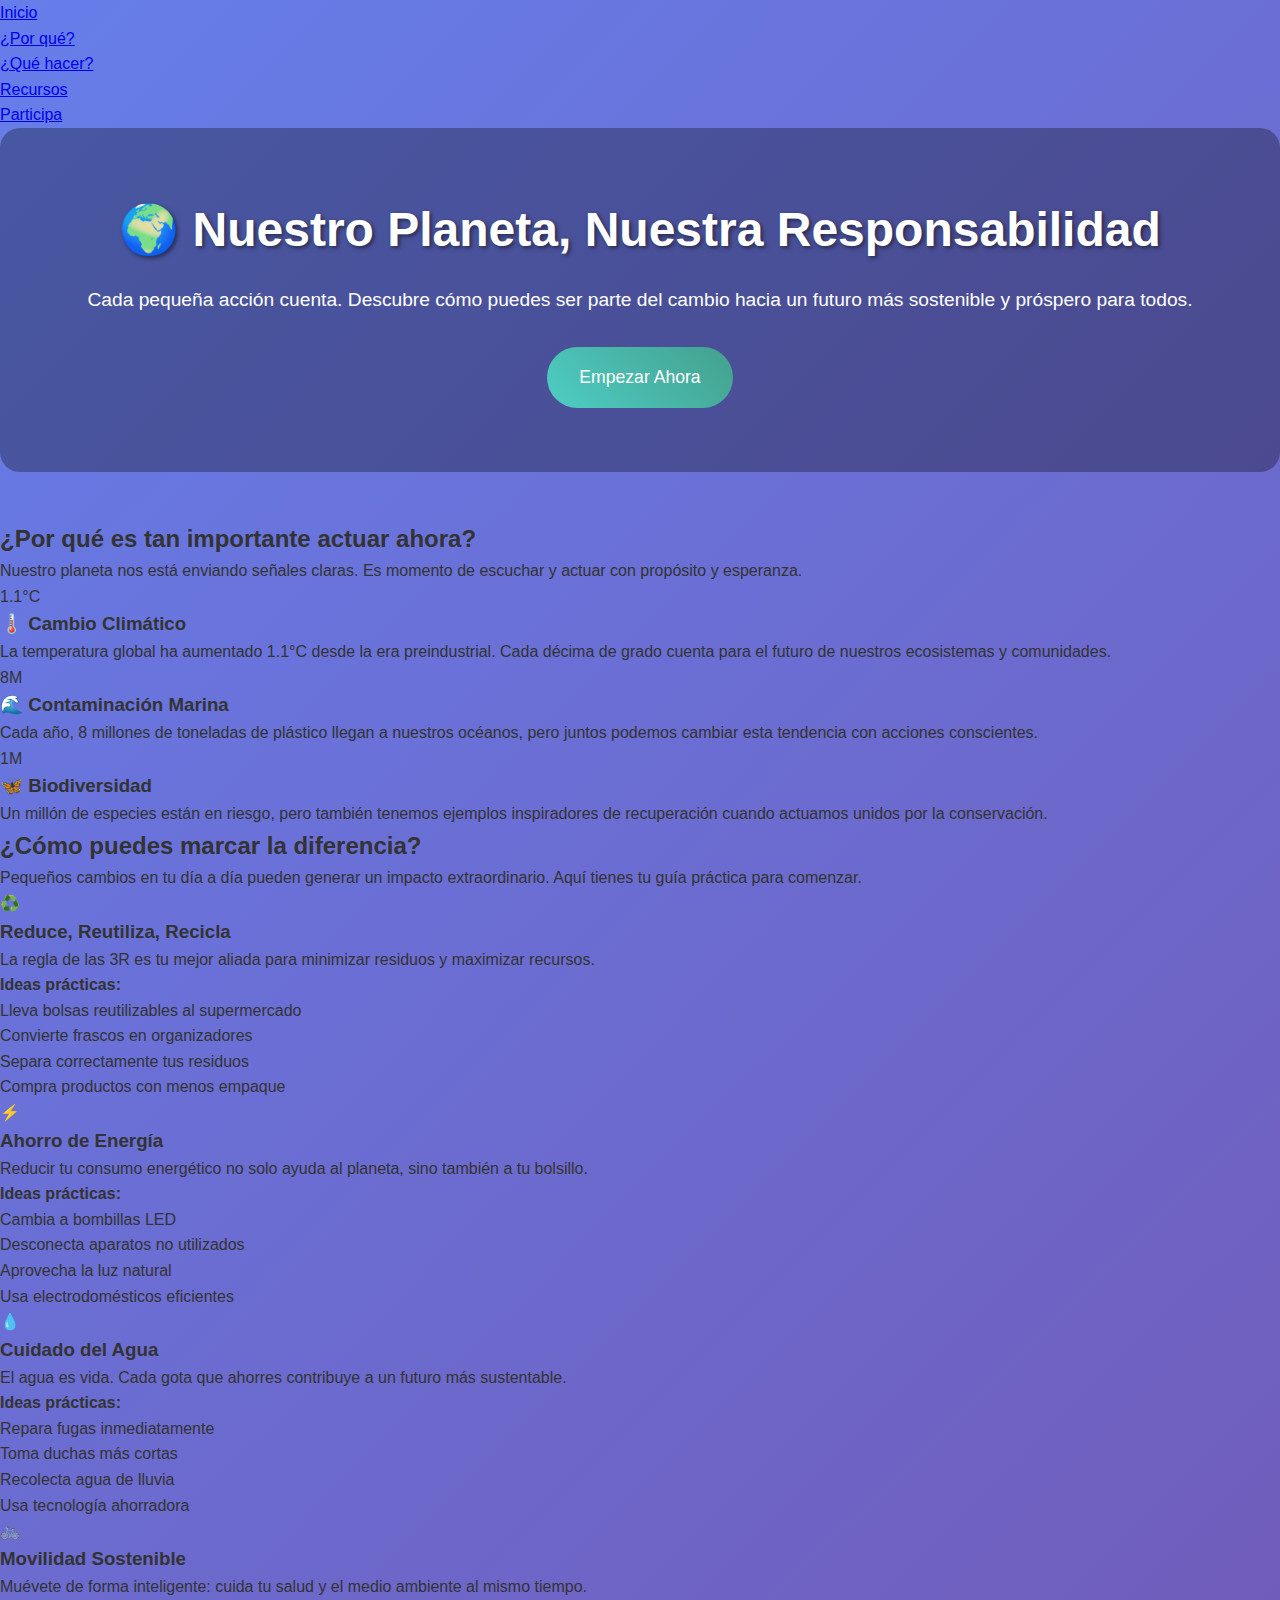
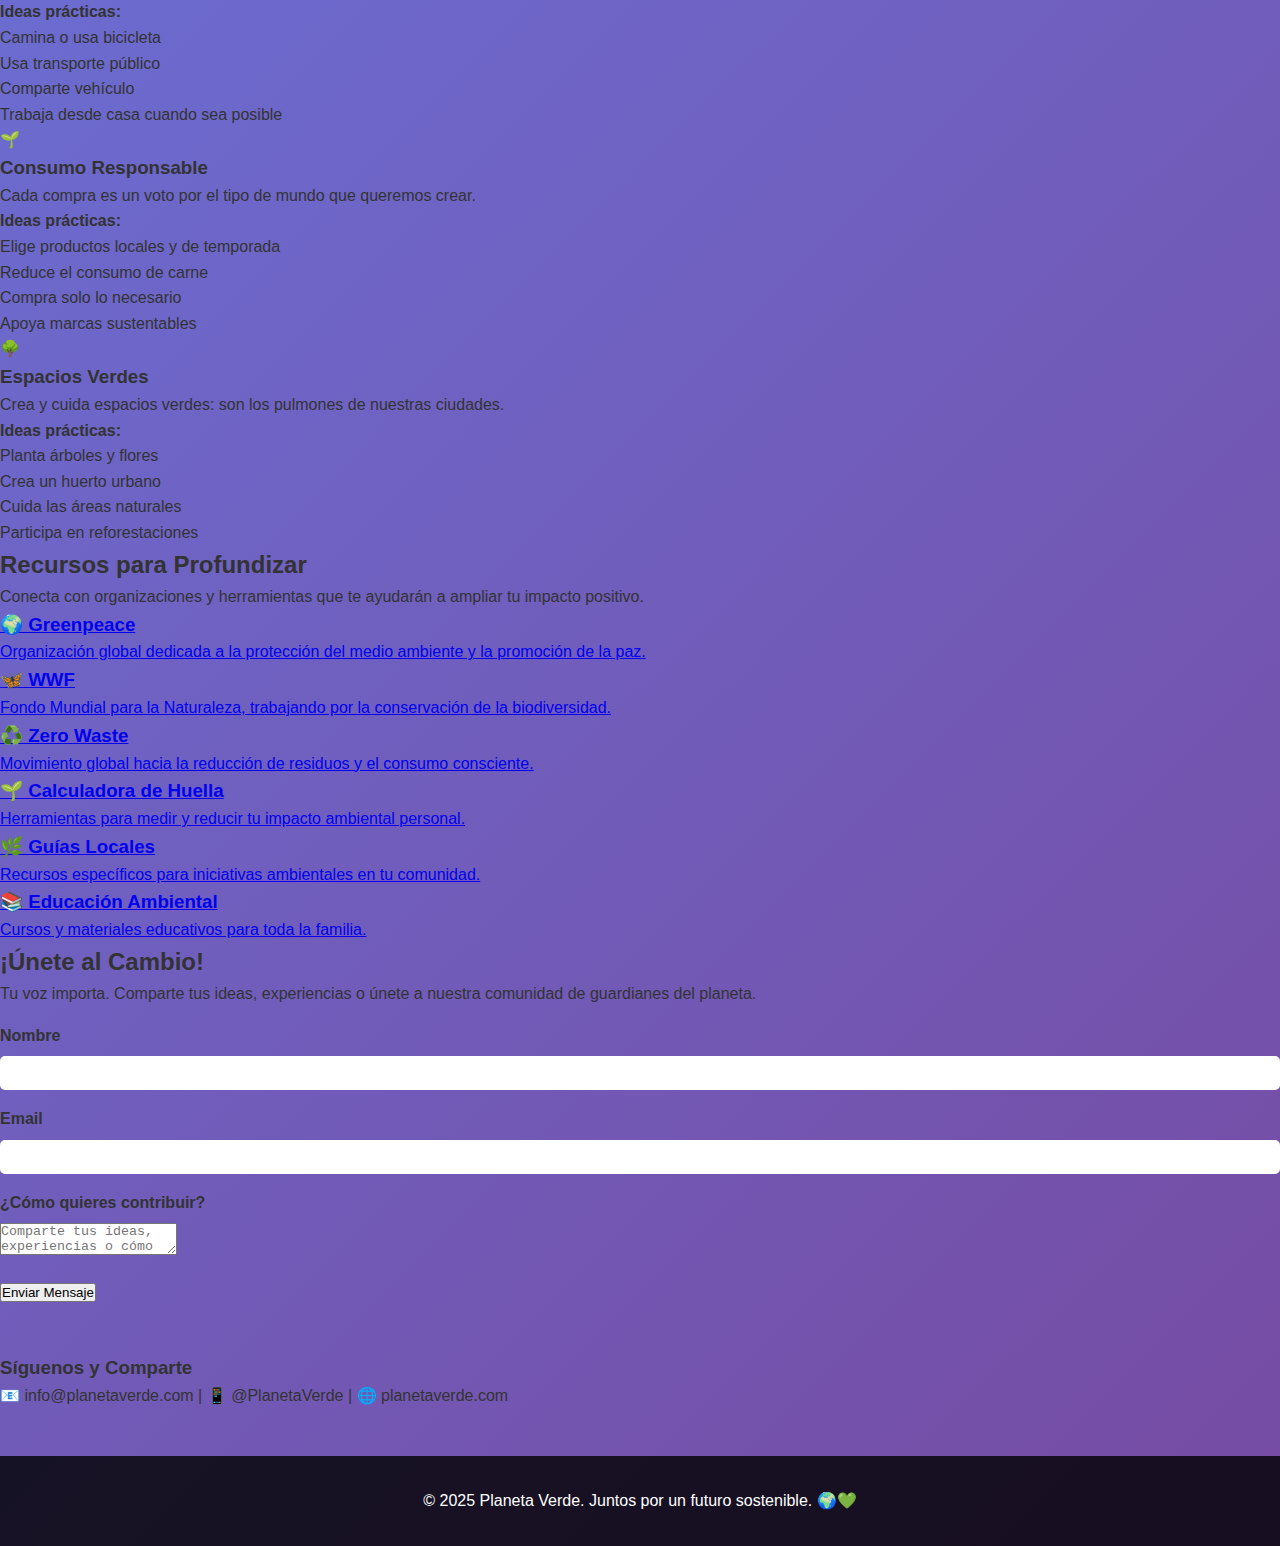
<file: html_file.html>
<!DOCTYPE html>
<html lang="es">
<head>
    <meta charset="UTF-8">
    <meta name="viewport" content="width=device-width, initial-scale=1.0">
    <title>Planeta Verde - Cuidado del Medio Ambiente</title>
    <meta name="description" content="Descubre cómo cuidar el medio ambiente con acciones prácticas y sostenibles. Únete al cambio hacia un planeta más verde.">
    <meta name="keywords" content="medio ambiente, sostenibilidad, ecología, reciclaje, energía renovable">
    <link rel="stylesheet" href="css/styles.css">
</head>
<body>
    <!-- Navegación -->
    <nav>
        <ul>
            <li><a href="#inicio">Inicio</a></li>
            <li><a href="#importancia">¿Por qué?</a></li>
            <li><a href="#acciones">¿Qué hacer?</a></li>
            <li><a href="#recursos">Recursos</a></li>
            <li><a href="#contacto">Participa</a></li>
        </ul>
    </nav>

    <!-- Hero Section -->
    <section id="inicio" class="hero">
        <div class="hero-content">
            <h1>🌍 Nuestro Planeta, Nuestra Responsabilidad</h1>
            <p>Cada pequeña acción cuenta. Descubre cómo puedes ser parte del cambio hacia un futuro más sostenible y próspero para todos.</p>
            <a href="#acciones" class="cta-button">Empezar Ahora</a>
        </div>
    </section>

    <!-- Por qué es importante -->
    <section id="importancia" class="section">
        <div class="section-header">
            <h2>¿Por qué es tan importante actuar ahora?</h2>
            <p>Nuestro planeta nos está enviando señales claras. Es momento de escuchar y actuar con propósito y esperanza.</p>
        </div>
        
        <div class="importance-grid">
            <div class="impact-card">
                <span class="stat-number">1.1°C</span>
                <h3>🌡️ Cambio Climático</h3>
                <p>La temperatura global ha aumentado 1.1°C desde la era preindustrial. Cada décima de grado cuenta para el futuro de nuestros ecosistemas y comunidades.</p>
            </div>
            
            <div class="impact-card">
                <span class="stat-number">8M</span>
                <h3>🌊 Contaminación Marina</h3>
                <p>Cada año, 8 millones de toneladas de plástico llegan a nuestros océanos, pero juntos podemos cambiar esta tendencia con acciones conscientes.</p>
            </div>
            
            <div class="impact-card">
                <span class="stat-number">1M</span>
                <h3>🦋 Biodiversidad</h3>
                <p>Un millón de especies están en riesgo, pero también tenemos ejemplos inspiradores de recuperación cuando actuamos unidos por la conservación.</p>
            </div>
        </div>
    </section>

    <!-- Qué podemos hacer -->
    <section id="acciones" class="section">
        <div class="section-header">
            <h2>¿Cómo puedes marcar la diferencia?</h2>
            <p>Pequeños cambios en tu día a día pueden generar un impacto extraordinario. Aquí tienes tu guía práctica para comenzar.</p>
        </div>
        
        <div class="actions-container">
            <div class="action-card">
                <div class="action-icon">♻️</div>
                <h3>Reduce, Reutiliza, Recicla</h3>
                <p>La regla de las 3R es tu mejor aliada para minimizar residuos y maximizar recursos.</p>
                <div class="action-examples">
                    <h4>Ideas prácticas:</h4>
                    <ul>
                        <li>Lleva bolsas reutilizables al supermercado</li>
                        <li>Convierte frascos en organizadores</li>
                        <li>Separa correctamente tus residuos</li>
                        <li>Compra productos con menos empaque</li>
                    </ul>
                </div>
            </div>

            <div class="action-card">
                <div class="action-icon">⚡</div>
                <h3>Ahorro de Energía</h3>
                <p>Reducir tu consumo energético no solo ayuda al planeta, sino también a tu bolsillo.</p>
                <div class="action-examples">
                    <h4>Ideas prácticas:</h4>
                    <ul>
                        <li>Cambia a bombillas LED</li>
                        <li>Desconecta aparatos no utilizados</li>
                        <li>Aprovecha la luz natural</li>
                        <li>Usa electrodomésticos eficientes</li>
                    </ul>
                </div>
            </div>

            <div class="action-card">
                <div class="action-icon">💧</div>
                <h3>Cuidado del Agua</h3>
                <p>El agua es vida. Cada gota que ahorres contribuye a un futuro más sustentable.</p>
                <div class="action-examples">
                    <h4>Ideas prácticas:</h4>
                    <ul>
                        <li>Repara fugas inmediatamente</li>
                        <li>Toma duchas más cortas</li>
                        <li>Recolecta agua de lluvia</li>
                        <li>Usa tecnología ahorradora</li>
                    </ul>
                </div>
            </div>

            <div class="action-card">
                <div class="action-icon">🚲</div>
                <h3>Movilidad Sostenible</h3>
                <p>Muévete de forma inteligente: cuida tu salud y el medio ambiente al mismo tiempo.</p>
                <div class="action-examples">
                    <h4>Ideas prácticas:</h4>
                    <ul>
                        <li>Camina o usa bicicleta</li>
                        <li>Usa transporte público</li>
                        <li>Comparte vehículo</li>
                        <li>Trabaja desde casa cuando sea posible</li>
                    </ul>
                </div>
            </div>

            <div class="action-card">
                <div class="action-icon">🌱</div>
                <h3>Consumo Responsable</h3>
                <p>Cada compra es un voto por el tipo de mundo que queremos crear.</p>
                <div class="action-examples">
                    <h4>Ideas prácticas:</h4>
                    <ul>
                        <li>Elige productos locales y de temporada</li>
                        <li>Reduce el consumo de carne</li>
                        <li>Compra solo lo necesario</li>
                        <li>Apoya marcas sustentables</li>
                    </ul>
                </div>
            </div>

            <div class="action-card">
                <div class="action-icon">🌳</div>
                <h3>Espacios Verdes</h3>
                <p>Crea y cuida espacios verdes: son los pulmones de nuestras ciudades.</p>
                <div class="action-examples">
                    <h4>Ideas prácticas:</h4>
                    <ul>
                        <li>Planta árboles y flores</li>
                        <li>Crea un huerto urbano</li>
                        <li>Cuida las áreas naturales</li>
                        <li>Participa en reforestaciones</li>
                    </ul>
                </div>
            </div>
        </div>
    </section>

    <!-- Recursos -->
    <section id="recursos" class="section">
        <div class="section-header">
            <h2>Recursos para Profundizar</h2>
            <p>Conecta con organizaciones y herramientas que te ayudarán a ampliar tu impacto positivo.</p>
        </div>
        
        <div class="resources-grid">
            <a href="#" class="resource-link">
                <h3>🌍 Greenpeace</h3>
                <p>Organización global dedicada a la protección del medio ambiente y la promoción de la paz.</p>
            </a>
            
            <a href="#" class="resource-link">
                <h3>🦋 WWF</h3>
                <p>Fondo Mundial para la Naturaleza, trabajando por la conservación de la biodiversidad.</p>
            </a>
            
            <a href="#" class="resource-link">
                <h3>♻️ Zero Waste</h3>
                <p>Movimiento global hacia la reducción de residuos y el consumo consciente.</p>
            </a>
            
            <a href="#" class="resource-link">
                <h3>🌱 Calculadora de Huella</h3>
                <p>Herramientas para medir y reducir tu impacto ambiental personal.</p>
            </a>
            
            <a href="#" class="resource-link">
                <h3>🌿 Guías Locales</h3>
                <p>Recursos específicos para iniciativas ambientales en tu comunidad.</p>
            </a>
            
            <a href="#" class="resource-link">
                <h3>📚 Educación Ambiental</h3>
                <p>Cursos y materiales educativos para toda la familia.</p>
            </a>
        </div>
    </section>

    <!-- Contacto -->
    <section id="contacto" class="section contact-section">
        <div class="section-header">
            <h2>¡Únete al Cambio!</h2>
            <p>Tu voz importa. Comparte tus ideas, experiencias o únete a nuestra comunidad de guardianes del planeta.</p>
        </div>
        
        <div class="contact-form">
            <form id="contactForm">
                <div class="form-group">
                    <label for="nombre">Nombre</label>
                    <input type="text" id="nombre" name="nombre" required>
                </div>
                
                <div class="form-group">
                    <label for="email">Email</label>
                    <input type="email" id="email" name="email" required>
                </div>
                
                <div class="form-group">
                    <label for="mensaje">¿Cómo quieres contribuir?</label>
                    <textarea id="mensaje" name="mensaje" placeholder="Comparte tus ideas, experiencias o cómo te gustaría involucrarte..."></textarea>
                </div>
                
                <button type="submit" class="submit-button">Enviar Mensaje</button>
            </form>
        </div>
        
        <div style="margin-top: 3rem;">
            <h3>Síguenos y Comparte</h3>
            <p>📧 info@planetaverde.com | 📱 @PlanetaVerde | 🌐 planetaverde.com</p>
        </div>
    </section>

    <!-- Footer -->
    <footer>
        <p>&copy; 2025 Planeta Verde. Juntos por un futuro sostenible. 🌍💚</p>
    </footer>

    <script src="js/main.js"></script>
</body>
</html>
</file>
<file: css/styles.css>
* {
    margin: 0;
    padding: 0;
    box-sizing: border-box;
}

body {
    font-family: 'Segoe UI', Tahoma, Geneva, Verdana, sans-serif;
    line-height: 1.6;
    color: #333;
    background: linear-gradient(135deg, #667eea 0%, #764ba2 100%);
    min-height: 100vh;
}

.container {
    max-width: 1200px;
    margin: 0 auto;
    padding: 0 20px;
}

/* Header */
header {
    background: rgba(255, 255, 255, 0.1);
    backdrop-filter: blur(10px);
    position: fixed;
    width: 100%;
    top: 0;
    z-index: 1000;
    padding: 1rem 0;
    box-shadow: 0 2px 20px rgba(0, 0, 0, 0.1);
}

nav {
    display: flex;
    justify-content: space-between;
    align-items: center;
}

.logo {
    font-size: 1.5rem;
    font-weight: bold;
    color: white;
    display: flex;
    align-items: center;
}

.logo i {
    color: #4ecdc4;
    margin-right: 10px;
    font-size: 2rem;
}

.nav-links {
    display: flex;
    list-style: none;
    gap: 2rem;
}

.nav-links a {
    color: white;
    text-decoration: none;
    transition: color 0.3s;
    font-weight: 500;
}

.nav-links a:hover {
    color: #4ecdc4;
}

/* Main Content */
main {
    margin-top: 80px;
    padding: 2rem 0;
}

/* Hero Section */
.hero {
    text-align: center;
    color: white;
    padding: 4rem 0;
    background: linear-gradient(rgba(0, 0, 0, 0.3), rgba(0, 0, 0, 0.3));
    border-radius: 20px;
    margin-bottom: 3rem;
}

.hero h1 {
    font-size: 3rem;
    margin-bottom: 1rem;
    text-shadow: 2px 2px 4px rgba(0, 0, 0, 0.5);
}

.hero p {
    font-size: 1.2rem;
    margin-bottom: 2rem;
}

.cta-button {
    background: linear-gradient(45deg, #4ecdc4, #44a08d);
    color: white;
    padding: 1rem 2rem;
    border: none;
    border-radius: 50px;
    font-size: 1.1rem;
    cursor: pointer;
    transition: transform 0.3s, box-shadow 0.3s;
    text-decoration: none;
    display: inline-block;
}

.cta-button:hover {
    transform: translateY(-3px);
    box-shadow: 0 10px 30px rgba(0, 0, 0, 0.2);
}

/* Content Sections */
.content-section {
    background: rgba(255, 255, 255, 0.95);
    margin: 2rem 0;
    padding: 2rem;
    border-radius: 15px;
    box-shadow: 0 10px 30px rgba(0, 0, 0, 0.1);
    backdrop-filter: blur(10px);
}

.content-section h2 {
    color: #2c3e50;
    margin-bottom: 1.5rem;
    font-size: 2rem;
    border-bottom: 3px solid #4ecdc4;
    padding-bottom: 0.5rem;
}

/* Grid Layout */
.grid {
    display: grid;
    grid-template-columns: repeat(auto-fit, minmax(300px, 1fr));
    gap: 2rem;
    margin-top: 2rem;
}

.card {
    background: white;
    padding: 2rem;
    border-radius: 10px;
    box-shadow: 0 5px 15px rgba(0, 0, 0, 0.1);
    transition: transform 0.3s, box-shadow 0.3s;
    border-left: 4px solid #4ecdc4;
}

.card:hover {
    transform: translateY(-5px);
    box-shadow: 0 10px 30px rgba(0, 0, 0, 0.15);
}

.card h3 {
    color: #2c3e50;
    margin-bottom: 1rem;
    display: flex;
    align-items: center;
}

.card h3 i {
    color: #4ecdc4;
    margin-right: 10px;
    font-size: 1.2rem;
}

/* Interactive Tools */
.tool-section {
    background: linear-gradient(135deg, #667eea 0%, #764ba2 100%);
    color: white;
    padding: 3rem 2rem;
    border-radius: 15px;
    margin: 2rem 0;
}

.calculator,
.map-container {
    background: rgba(255, 255, 255, 0.1);
    padding: 2rem;
    border-radius: 10px;
    margin: 1rem 0;
}

.form-group {
    margin: 1rem 0;
}

.form-group label {
    display: block;
    margin-bottom: 0.5rem;
    font-weight: bold;
}

.form-group input,
.form-group select {
    width: 100%;
    padding: 0.5rem;
    border: none;
    border-radius: 5px;
    font-size: 1rem;
}

.btn {
    background: #4ecdc4;
    color: white;
    padding: 0.75rem 1.5rem;
    border: none;
    border-radius: 5px;
    cursor: pointer;
    font-size: 1rem;
    transition: background 0.3s;
}

.btn:hover {
    background: #45b7b8;
}

/* Alert Styles */
.alert {
    padding: 1rem;
    border-radius: 5px;
    margin: 1rem 0;
    font-weight: bold;
}

.alert-danger {
    background: #f8d7da;
    color: #721c24;
    border: 1px solid #f5c6cb;
}

.alert-warning {
    background: #fff3cd;
    color: #856404;
    border: 1px solid #ffeaa7;
}

.alert-success {
    background: #d4edda;
    color: #155724;
    border: 1px solid #c3e6cb;
}

/* Forum Section */
.forum {
    background: white;
    padding: 2rem;
    border-radius: 10px;
    margin: 1rem 0;
}

.forum-post {
    border-bottom: 1px solid #eee;
    padding: 1rem 0;
}

.forum-post:last-child {
    border-bottom: none;
}

.forum-post h4 {
    color: #2c3e50;
    margin-bottom: 0.5rem;
}

.forum-post .meta {
    color: #666;
    font-size: 0.9rem;
    margin-bottom: 0.5rem;
}

/* News Section */
.news-item {
    display: flex;
    gap: 1rem;
    margin: 1rem 0;
    padding: 1rem;
    background: rgba(255, 255, 255, 0.1);
    border-radius: 10px;
}

.news-date {
    background: #4ecdc4;
    color: white;
    padding: 0.5rem;
    border-radius: 5px;
    text-align: center;
    min-width: 80px;
    height: fit-content;
}

/* Testimonials */
.testimonial {
    background: rgba(255, 255, 255, 0.1);
    padding: 2rem;
    border-radius: 10px;
    margin: 1rem 0;
    border-left: 4px solid #4ecdc4;
}

.testimonial blockquote {
    font-style: italic;
    margin-bottom: 1rem;
    font-size: 1.1rem;
}

.testimonial cite {
    font-weight: bold;
    color: #4ecdc4;
}

/* Footer */
footer {
    background: rgba(0, 0, 0, 0.8);
    color: white;
    text-align: center;
    padding: 2rem 0;
    margin-top: 3rem;
}

/* Responsive Design */
@media (max-width: 768px) {
    .nav-links {
        display: none;
    }

    .hero h1 {
        font-size: 2rem;
    }

    .grid {
        grid-template-columns: 1fr;
    }
}

/* Animations */
@keyframes fadeInUp {
    from {
        opacity: 0;
        transform: translateY(30px);
    }

    to {
        opacity: 1;
        transform: translateY(0);
    }
}

.fade-in {
    animation: fadeInUp 0.6s ease-out;
}

/* Map placeholder */
.map-placeholder {
    height: 400px;
    background: linear-gradient(45deg, #667eea, #764ba2);
    border-radius: 10px;
    display: flex;
    align-items: center;
    justify-content: center;
    color: white;
    font-size: 1.2rem;
    text-align: center;
}
</file>
